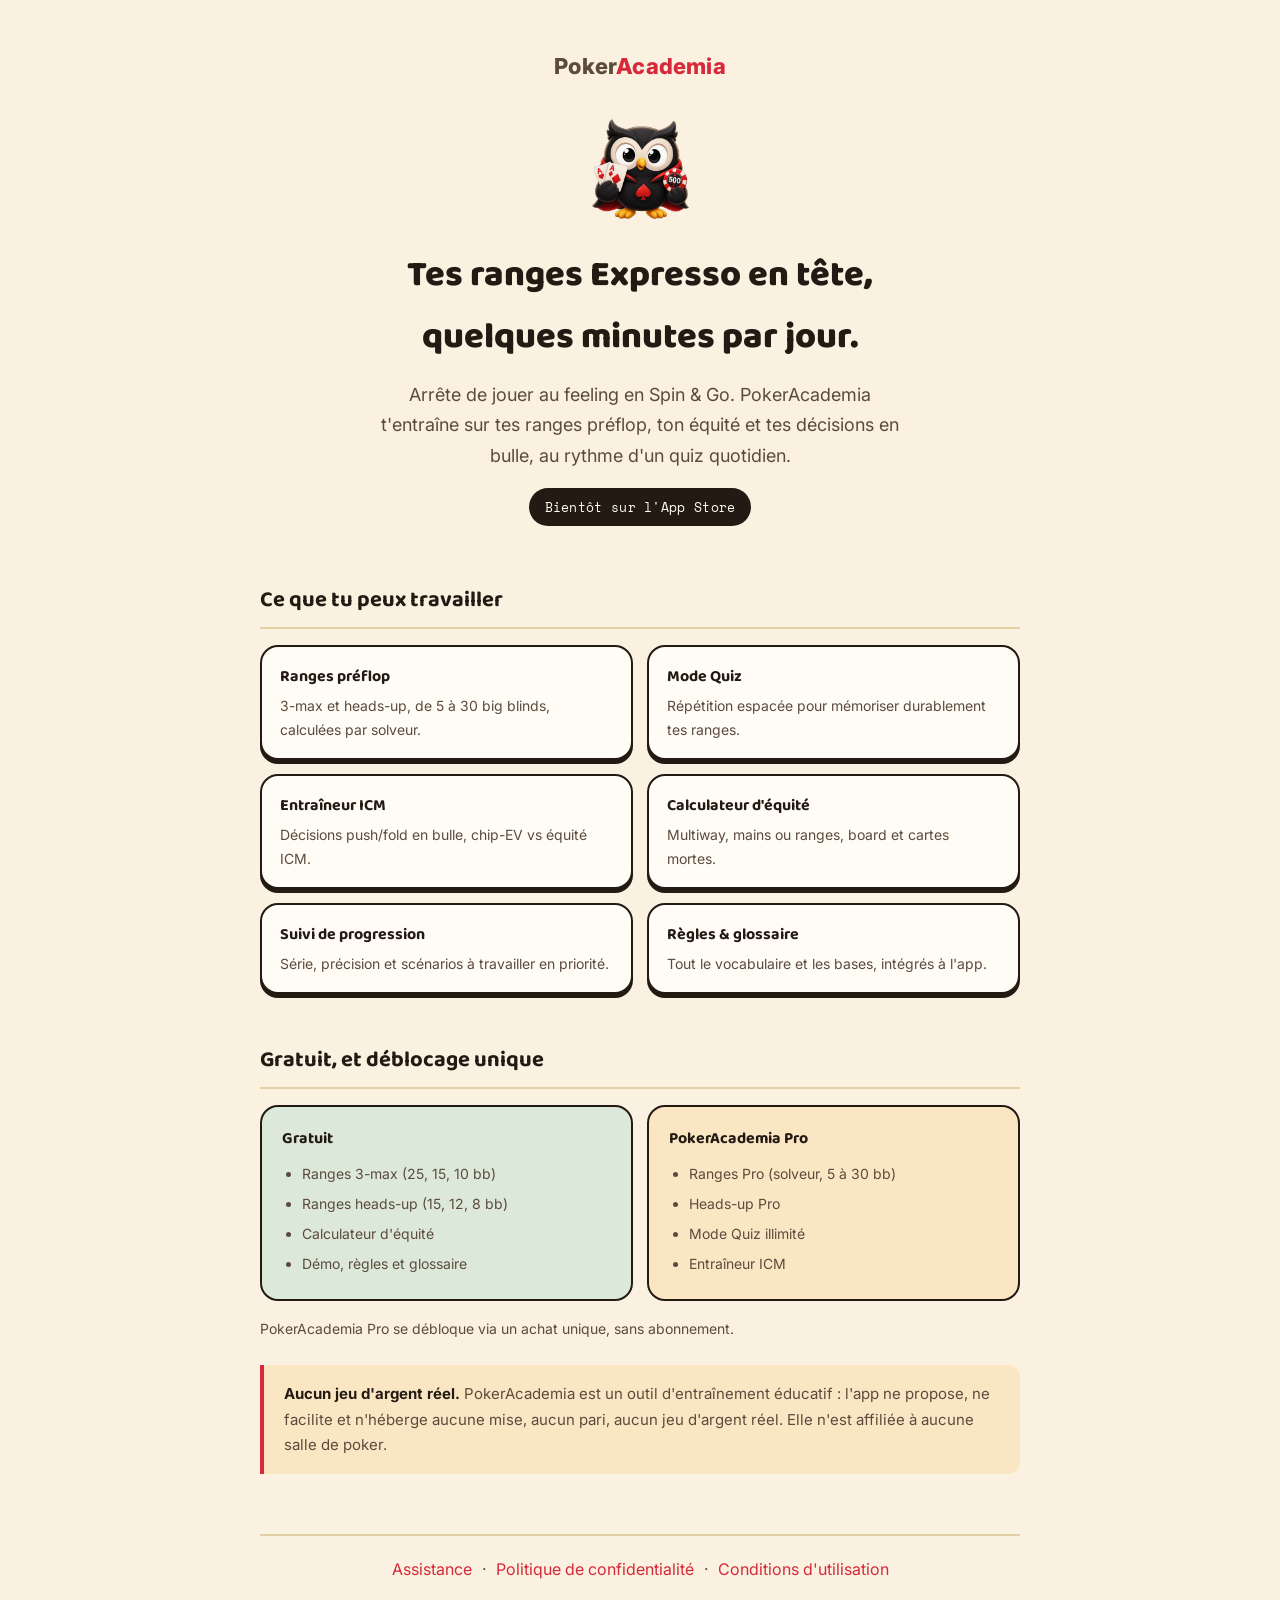
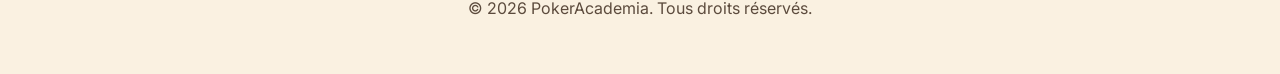
<file: index.html>
<!doctype html>
<html lang="fr">
<head>
  <meta charset="utf-8">
  <meta name="viewport" content="width=device-width, initial-scale=1">
  <title>PokerAcademia</title>
  <meta http-equiv="refresh" content="0; url=./PokerAcademia/">
  <link rel="canonical" href="https://kevinklinch.github.io/PokerAcademia/">
</head>
<body>
  <p><a href="./PokerAcademia/">PokerAcademia</a></p>
</body>
</html>
</file>
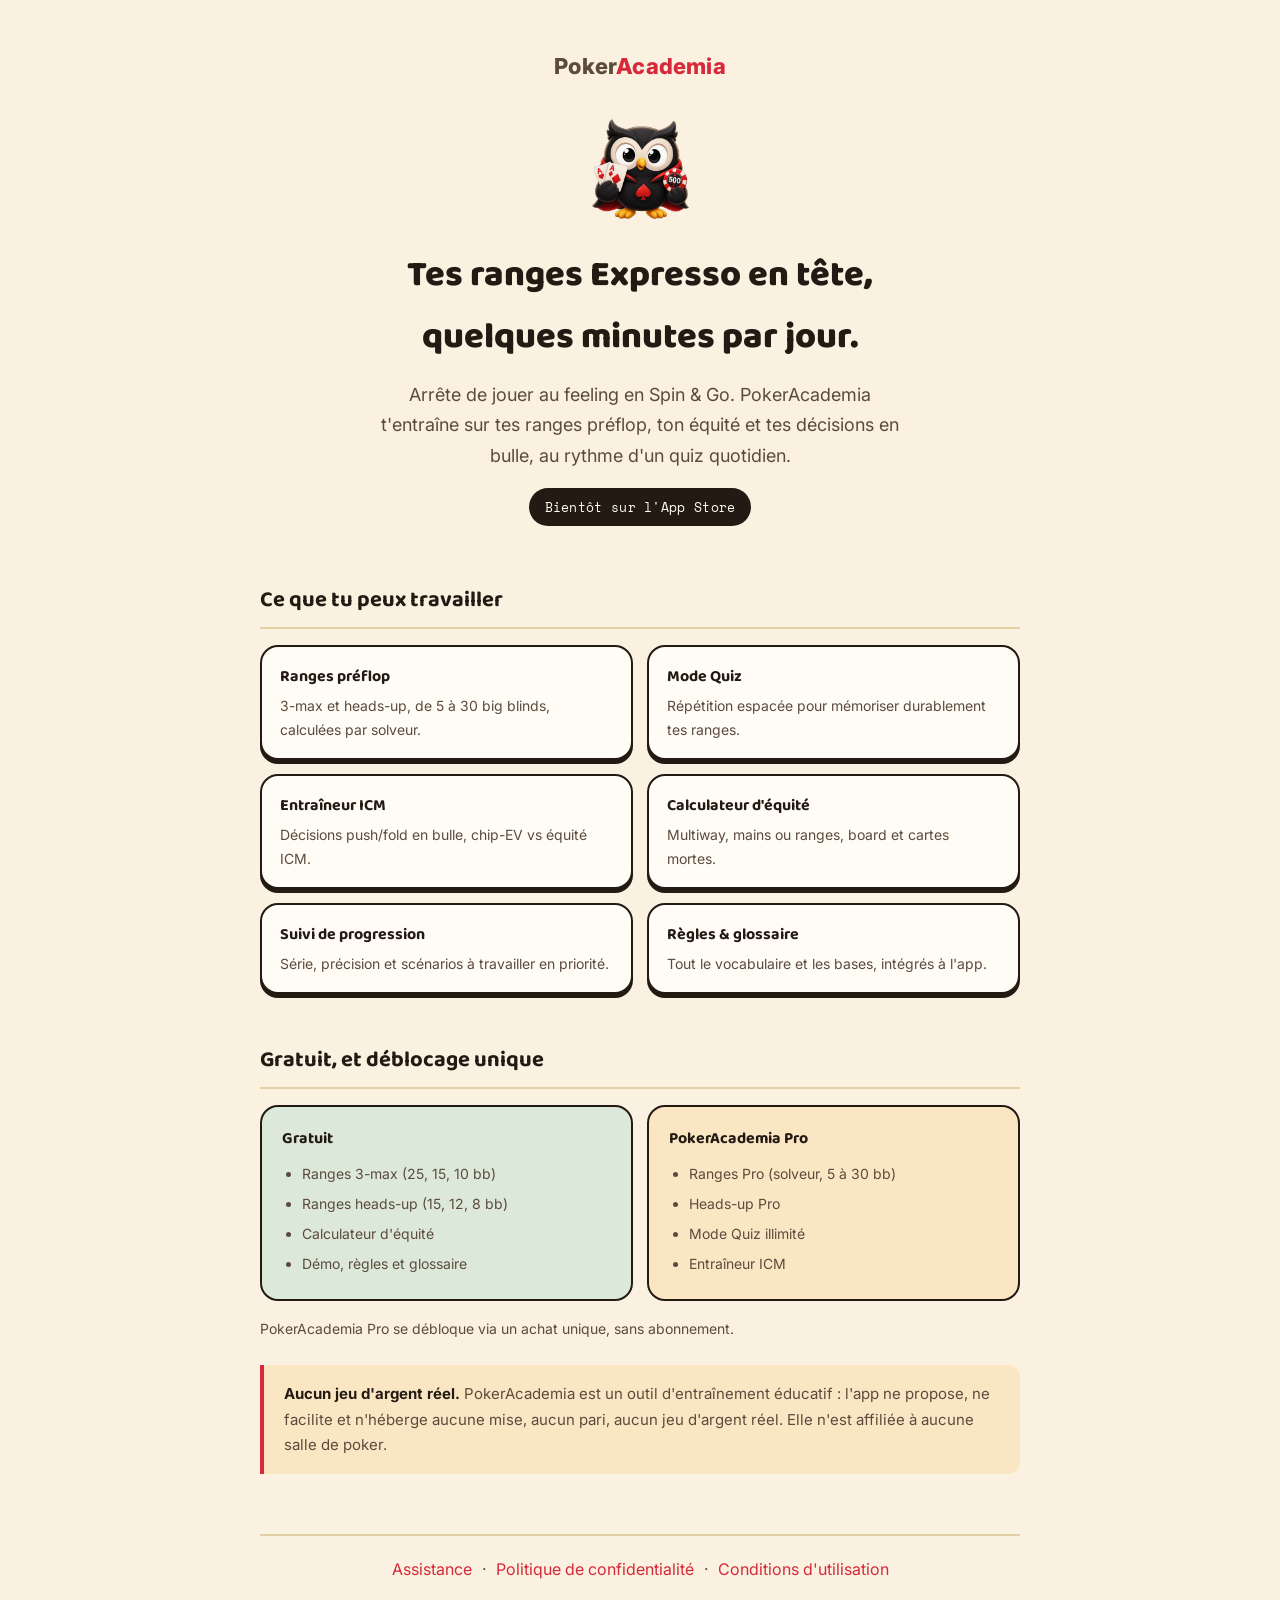
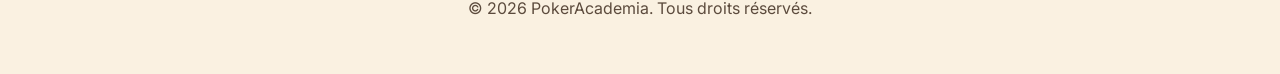
<file: PokerAcademia/index.html>
<!DOCTYPE html>
<html lang="fr">
<head>
  <meta charset="UTF-8">
  <meta name="viewport" content="width=device-width, initial-scale=1.0">
  <title>PokerAcademia — Entraîne tes ranges Expresso</title>
  <meta name="description" content="PokerAcademia est une app d'entraînement au poker Expresso (Spin &amp; Go) en français : ranges préflop, quiz en répétition espacée, entraîneur ICM, calculateur d'équité. Bientôt sur l'App Store.">
  <meta property="og:title" content="PokerAcademia — Entraîne tes ranges Expresso">
  <meta property="og:description" content="Ranges préflop, quiz en répétition espacée, entraîneur ICM, calculateur d'équité. Bientôt sur l'App Store.">
  <meta property="og:type" content="website">
  <meta property="og:locale" content="fr_FR">
  <meta property="og:image" content="./images/og-image.jpg">
  <link rel="preconnect" href="https://fonts.googleapis.com">
  <link rel="preconnect" href="https://fonts.gstatic.com" crossorigin>
  <link href="https://fonts.googleapis.com/css2?family=Baloo+2:wght@700;800&family=Inter:wght@400;500;600&family=Space+Mono:wght@700&display=swap" rel="stylesheet">
  <link rel="stylesheet" href="./assets/style.css">
</head>
<body>
  <div class="wrap">

    <header class="site-header">
      <div class="wordmark">Poker<span class="accent">Academia</span></div>
    </header>

    <section class="hero">
      <img src="./images/mascot-idle.webp" alt="Mascotte PokerAcademia, un hibou coach à cape rouge" class="hero-mascot" width="120" height="120">
      <h1>Tes ranges Expresso en tête,<br>quelques minutes par jour.</h1>
      <p class="tagline">Arrête de jouer au feeling en Spin&nbsp;&amp;&nbsp;Go. PokerAcademia t'entraîne sur tes ranges préflop, ton équité et tes décisions en bulle, au rythme d'un quiz quotidien.</p>
      <span class="badge-soon">Bientôt sur l'App Store</span>
    </section>

    <h2 class="section-title">Ce que tu peux travailler</h2>
    <div class="features">
      <div class="feature-card">
        <h3>Ranges préflop</h3>
        <p>3-max et heads-up, de 5 à 30 big blinds, calculées par solveur.</p>
      </div>
      <div class="feature-card">
        <h3>Mode Quiz</h3>
        <p>Répétition espacée pour mémoriser durablement tes ranges.</p>
      </div>
      <div class="feature-card">
        <h3>Entraîneur ICM</h3>
        <p>Décisions push/fold en bulle, chip-EV vs équité ICM.</p>
      </div>
      <div class="feature-card">
        <h3>Calculateur d'équité</h3>
        <p>Multiway, mains ou ranges, board et cartes mortes.</p>
      </div>
      <div class="feature-card">
        <h3>Suivi de progression</h3>
        <p>Série, précision et scénarios à travailler en priorité.</p>
      </div>
      <div class="feature-card">
        <h3>Règles &amp; glossaire</h3>
        <p>Tout le vocabulaire et les bases, intégrés à l'app.</p>
      </div>
    </div>

    <h2 class="section-title">Gratuit, et déblocage unique</h2>
    <div class="plans">
      <div class="plan-card free">
        <h3>Gratuit</h3>
        <ul>
          <li>Ranges 3-max (25, 15, 10&nbsp;bb)</li>
          <li>Ranges heads-up (15, 12, 8&nbsp;bb)</li>
          <li>Calculateur d'équité</li>
          <li>Démo, règles et glossaire</li>
        </ul>
      </div>
      <div class="plan-card premium">
        <h3>PokerAcademia Pro</h3>
        <ul>
          <li>Ranges Pro (solveur, 5 à 30&nbsp;bb)</li>
          <li>Heads-up Pro</li>
          <li>Mode Quiz illimité</li>
          <li>Entraîneur ICM</li>
        </ul>
      </div>
    </div>
    <p style="margin-top: 16px; font-size: 14px;">PokerAcademia Pro se débloque via un achat unique, sans abonnement.</p>

    <div class="warning">
      <strong>Aucun jeu d'argent réel.</strong> PokerAcademia est un outil d'entraînement éducatif : l'app ne propose, ne facilite et n'héberge aucune mise, aucun pari, aucun jeu d'argent réel. Elle n'est affiliée à aucune salle de poker.
    </div>

    <div class="footer">
      <p>
        <a href="./support.html">Assistance</a> ·
        <a href="./privacy-policy.html">Politique de confidentialité</a> ·
        <a href="./terms-of-use.html">Conditions d'utilisation</a>
      </p>
      <p style="margin-top: 10px;">© 2026 PokerAcademia. Tous droits réservés.</p>
    </div>

  </div>
</body>
</html>
</file>
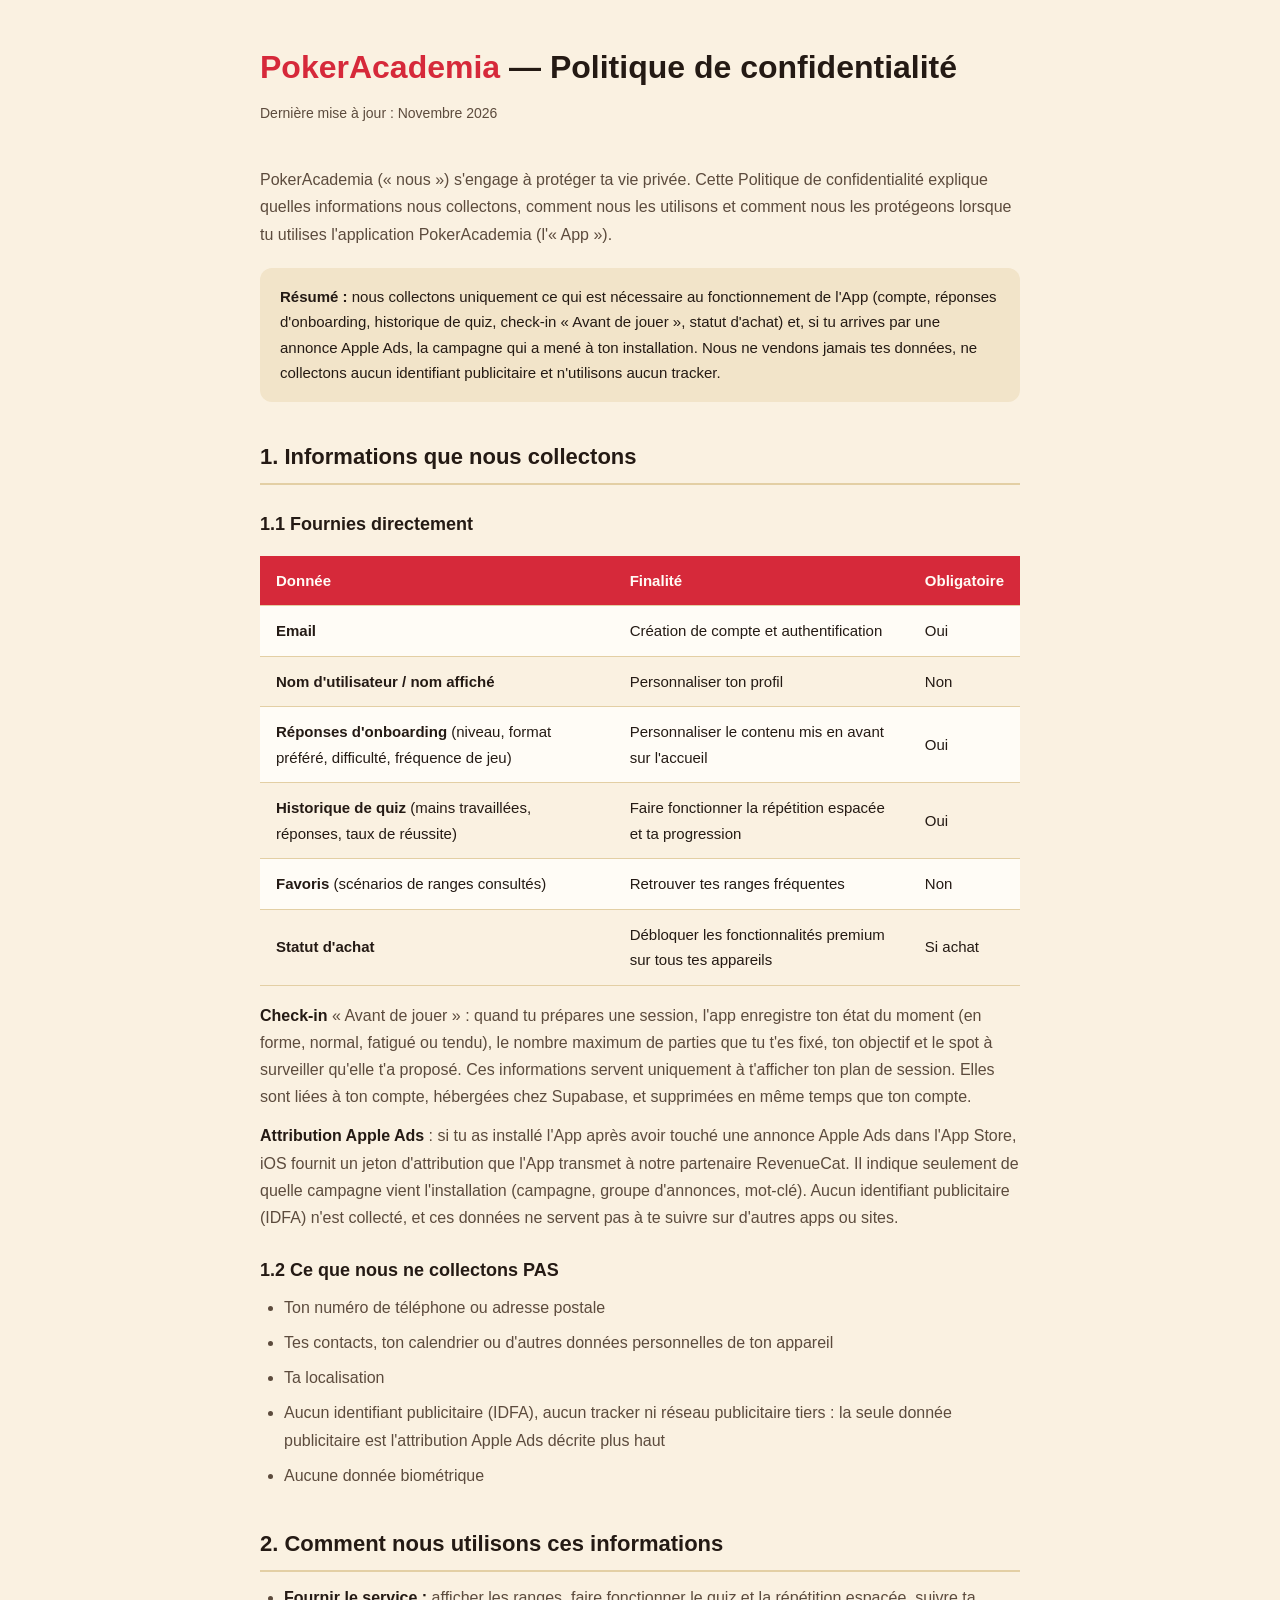
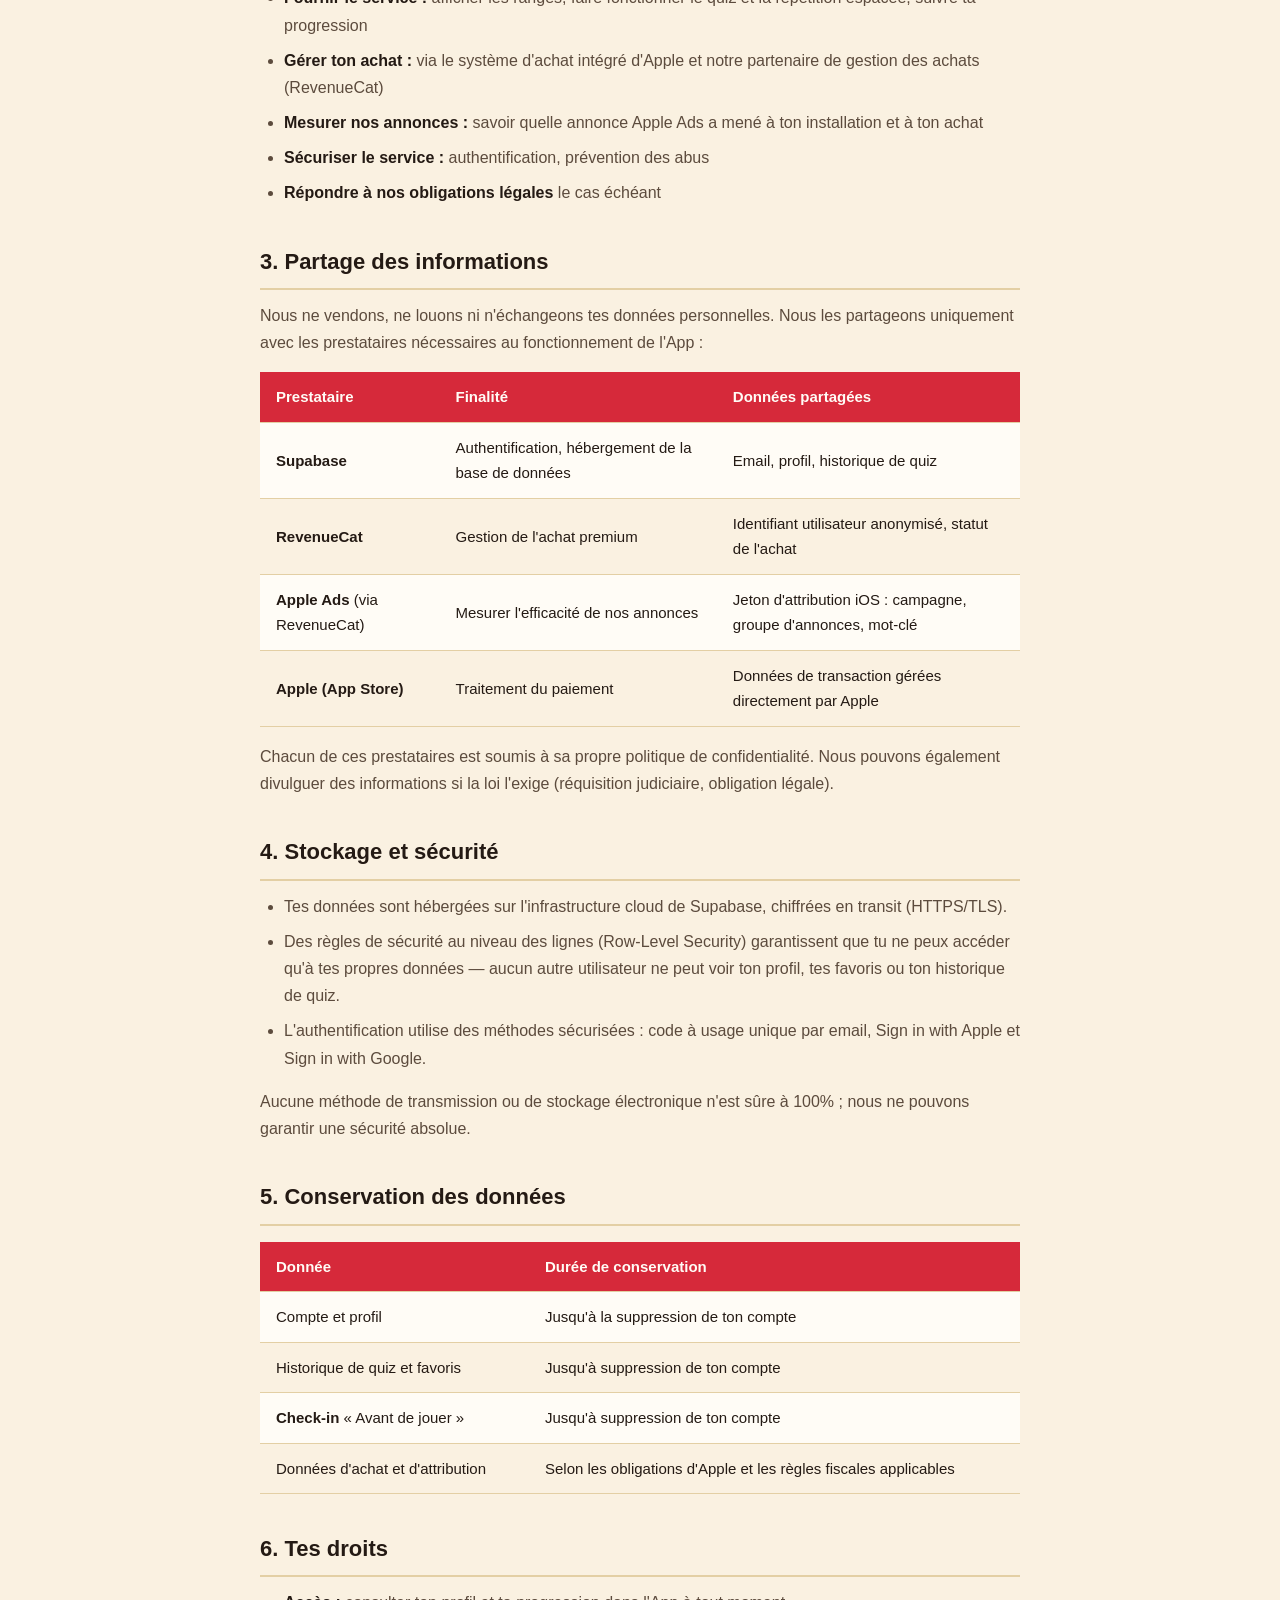
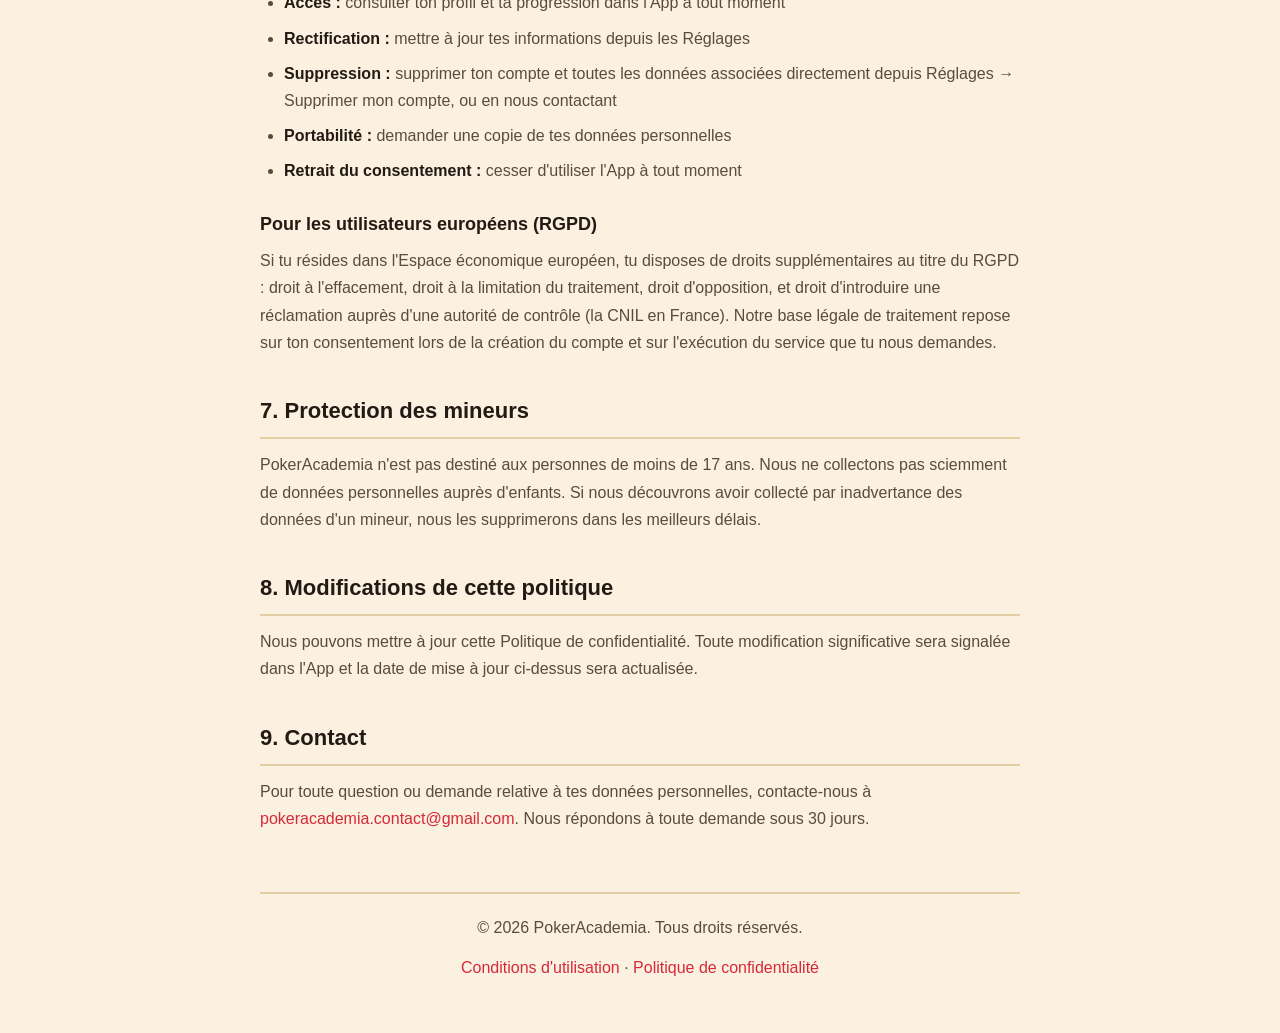
<file: PokerAcademia/privacy-policy.html>
<!DOCTYPE html>
<html lang="fr">
<head>
  <meta charset="UTF-8">
  <meta name="viewport" content="width=device-width, initial-scale=1.0">
  <title>PokerAcademia — Politique de confidentialité</title>
  <style>
    * { margin: 0; padding: 0; box-sizing: border-box; }
    body {
      font-family: -apple-system, 'SF Pro Text', 'Helvetica Neue', Arial, sans-serif;
      line-height: 1.7;
      color: #241A14;
      background: #FAF1E1;
      padding: 40px 20px;
      max-width: 800px;
      margin: 0 auto;
    }
    h1 {
      font-size: 32px;
      font-weight: 800;
      color: #241A14;
      margin-bottom: 8px;
    }
    .app-name { color: #D6293A; }
    .last-updated {
      font-size: 14px;
      color: #5C4B3D;
      margin-bottom: 40px;
    }
    h2 {
      font-size: 22px;
      font-weight: 700;
      color: #241A14;
      margin-top: 36px;
      margin-bottom: 12px;
      padding-bottom: 8px;
      border-bottom: 2px solid #E3CFA4;
    }
    h3 {
      font-size: 18px;
      font-weight: 600;
      color: #241A14;
      margin-top: 24px;
      margin-bottom: 8px;
    }
    p, li {
      font-size: 16px;
      margin-bottom: 12px;
      color: #5C4B3D;
    }
    ul, ol {
      padding-left: 24px;
      margin-bottom: 16px;
    }
    li { margin-bottom: 8px; }
    a { color: #D6293A; text-decoration: none; }
    a:hover { text-decoration: underline; }
    strong { color: #241A14; }
    .highlight {
      background: #F2E4C9;
      padding: 16px 20px;
      border-radius: 12px;
      margin: 20px 0;
      font-size: 15px;
    }
    table {
      width: 100%;
      border-collapse: collapse;
      margin: 16px 0;
      font-size: 15px;
    }
    th, td {
      text-align: left;
      padding: 12px 16px;
      border-bottom: 1px solid #E3CFA4;
    }
    th {
      background: #D6293A;
      color: #FFFCF6;
      font-weight: 600;
    }
    tr:nth-child(even) { background: #FFFCF6; }
    tr:nth-child(odd) { background: #FAF1E1; }
    .footer {
      margin-top: 60px;
      padding-top: 20px;
      border-top: 2px solid #E3CFA4;
      font-size: 14px;
      color: #5C4B3D;
      text-align: center;
    }
  </style>
</head>
<body>

  <h1><span class="app-name">PokerAcademia</span> — Politique de confidentialité</h1>
  <p class="last-updated">Dernière mise à jour : Novembre 2026</p>

  <p>PokerAcademia (« nous ») s'engage à protéger ta vie privée. Cette Politique de confidentialité explique quelles informations nous collectons, comment nous les utilisons et comment nous les protégeons lorsque tu utilises l'application PokerAcademia (l'« App »).</p>

  <div class="highlight">
    <strong>Résumé :</strong> nous collectons uniquement ce qui est nécessaire au fonctionnement de l'App (compte, réponses d'onboarding, historique de quiz, check-in « Avant de jouer », statut d'achat) et, si tu arrives par une annonce Apple Ads, la campagne qui a mené à ton installation. Nous ne vendons jamais tes données, ne collectons aucun identifiant publicitaire et n'utilisons aucun tracker.
  </div>

  <h2>1. Informations que nous collectons</h2>

  <h3>1.1 Fournies directement</h3>
  <table>
    <tr><th>Donnée</th><th>Finalité</th><th>Obligatoire</th></tr>
    <tr><td><strong>Email</strong></td><td>Création de compte et authentification</td><td>Oui</td></tr>
    <tr><td><strong>Nom d'utilisateur / nom affiché</strong></td><td>Personnaliser ton profil</td><td>Non</td></tr>
    <tr><td><strong>Réponses d'onboarding</strong> (niveau, format préféré, difficulté, fréquence de jeu)</td><td>Personnaliser le contenu mis en avant sur l'accueil</td><td>Oui</td></tr>
    <tr><td><strong>Historique de quiz</strong> (mains travaillées, réponses, taux de réussite)</td><td>Faire fonctionner la répétition espacée et ta progression</td><td>Oui</td></tr>
    <tr><td><strong>Favoris</strong> (scénarios de ranges consultés)</td><td>Retrouver tes ranges fréquentes</td><td>Non</td></tr>
    <tr><td><strong>Statut d'achat</strong></td><td>Débloquer les fonctionnalités premium sur tous tes appareils</td><td>Si achat</td></tr>
  </table>

  <p><strong>Check-in</strong> « Avant de jouer » : quand tu prépares une session, l'app enregistre ton état du moment (en forme, normal, fatigué ou tendu), le nombre maximum de parties que tu t'es fixé, ton objectif et le spot à surveiller qu'elle t'a proposé. Ces informations servent uniquement à t'afficher ton plan de session. Elles sont liées à ton compte, hébergées chez Supabase, et supprimées en même temps que ton compte.</p>

  <p><strong>Attribution Apple Ads</strong> : si tu as installé l'App après avoir touché une annonce Apple Ads dans l'App Store, iOS fournit un jeton d'attribution que l'App transmet à notre partenaire RevenueCat. Il indique seulement de quelle campagne vient l'installation (campagne, groupe d'annonces, mot-clé). Aucun identifiant publicitaire (IDFA) n'est collecté, et ces données ne servent pas à te suivre sur d'autres apps ou sites.</p>

  <h3>1.2 Ce que nous ne collectons PAS</h3>
  <ul>
    <li>Ton numéro de téléphone ou adresse postale</li>
    <li>Tes contacts, ton calendrier ou d'autres données personnelles de ton appareil</li>
    <li>Ta localisation</li>
    <li>Aucun identifiant publicitaire (IDFA), aucun tracker ni réseau publicitaire tiers : la seule donnée publicitaire est l'attribution Apple Ads décrite plus haut</li>
    <li>Aucune donnée biométrique</li>
  </ul>

  <h2>2. Comment nous utilisons ces informations</h2>
  <ul>
    <li><strong>Fournir le service :</strong> afficher les ranges, faire fonctionner le quiz et la répétition espacée, suivre ta progression</li>
    <li><strong>Gérer ton achat :</strong> via le système d'achat intégré d'Apple et notre partenaire de gestion des achats (RevenueCat)</li>
    <li><strong>Mesurer nos annonces :</strong> savoir quelle annonce Apple Ads a mené à ton installation et à ton achat</li>
    <li><strong>Sécuriser le service :</strong> authentification, prévention des abus</li>
    <li><strong>Répondre à nos obligations légales</strong> le cas échéant</li>
  </ul>

  <h2>3. Partage des informations</h2>
  <p>Nous ne vendons, ne louons ni n'échangeons tes données personnelles. Nous les partageons uniquement avec les prestataires nécessaires au fonctionnement de l'App :</p>
  <table>
    <tr><th>Prestataire</th><th>Finalité</th><th>Données partagées</th></tr>
    <tr><td><strong>Supabase</strong></td><td>Authentification, hébergement de la base de données</td><td>Email, profil, historique de quiz</td></tr>
    <tr><td><strong>RevenueCat</strong></td><td>Gestion de l'achat premium</td><td>Identifiant utilisateur anonymisé, statut de l'achat</td></tr>
    <tr><td><strong>Apple Ads</strong> (via RevenueCat)</td><td>Mesurer l'efficacité de nos annonces</td><td>Jeton d'attribution iOS : campagne, groupe d'annonces, mot-clé</td></tr>
    <tr><td><strong>Apple (App Store)</strong></td><td>Traitement du paiement</td><td>Données de transaction gérées directement par Apple</td></tr>
  </table>
  <p>Chacun de ces prestataires est soumis à sa propre politique de confidentialité. Nous pouvons également divulguer des informations si la loi l'exige (réquisition judiciaire, obligation légale).</p>

  <h2>4. Stockage et sécurité</h2>
  <ul>
    <li>Tes données sont hébergées sur l'infrastructure cloud de Supabase, chiffrées en transit (HTTPS/TLS).</li>
    <li>Des règles de sécurité au niveau des lignes (Row-Level Security) garantissent que tu ne peux accéder qu'à tes propres données — aucun autre utilisateur ne peut voir ton profil, tes favoris ou ton historique de quiz.</li>
    <li>L'authentification utilise des méthodes sécurisées : code à usage unique par email, Sign in with Apple et Sign in with Google.</li>
  </ul>
  <p>Aucune méthode de transmission ou de stockage électronique n'est sûre à 100% ; nous ne pouvons garantir une sécurité absolue.</p>

  <h2>5. Conservation des données</h2>
  <table>
    <tr><th>Donnée</th><th>Durée de conservation</th></tr>
    <tr><td>Compte et profil</td><td>Jusqu'à la suppression de ton compte</td></tr>
    <tr><td>Historique de quiz et favoris</td><td>Jusqu'à suppression de ton compte</td></tr>
    <tr><td><strong>Check-in</strong> « Avant de jouer »</td><td>Jusqu'à suppression de ton compte</td></tr>
    <tr><td>Données d'achat et d'attribution</td><td>Selon les obligations d'Apple et les règles fiscales applicables</td></tr>
  </table>

  <h2>6. Tes droits</h2>
  <ul>
    <li><strong>Accès :</strong> consulter ton profil et ta progression dans l'App à tout moment</li>
    <li><strong>Rectification :</strong> mettre à jour tes informations depuis les Réglages</li>
    <li><strong>Suppression :</strong> supprimer ton compte et toutes les données associées directement depuis Réglages → Supprimer mon compte, ou en nous contactant</li>
    <li><strong>Portabilité :</strong> demander une copie de tes données personnelles</li>
    <li><strong>Retrait du consentement :</strong> cesser d'utiliser l'App à tout moment</li>
  </ul>

  <h3>Pour les utilisateurs européens (RGPD)</h3>
  <p>Si tu résides dans l'Espace économique européen, tu disposes de droits supplémentaires au titre du RGPD : droit à l'effacement, droit à la limitation du traitement, droit d'opposition, et droit d'introduire une réclamation auprès d'une autorité de contrôle (la CNIL en France). Notre base légale de traitement repose sur ton consentement lors de la création du compte et sur l'exécution du service que tu nous demandes.</p>

  <h2>7. Protection des mineurs</h2>
  <p>PokerAcademia n'est pas destiné aux personnes de moins de 17 ans. Nous ne collectons pas sciemment de données personnelles auprès d'enfants. Si nous découvrons avoir collecté par inadvertance des données d'un mineur, nous les supprimerons dans les meilleurs délais.</p>

  <h2>8. Modifications de cette politique</h2>
  <p>Nous pouvons mettre à jour cette Politique de confidentialité. Toute modification significative sera signalée dans l'App et la date de mise à jour ci-dessus sera actualisée.</p>

  <h2>9. Contact</h2>
  <p>Pour toute question ou demande relative à tes données personnelles, contacte-nous à <a href="mailto:pokeracademia.contact@gmail.com">pokeracademia.contact@gmail.com</a>. Nous répondons à toute demande sous 30 jours.</p>

  <div class="footer">
    <p>© 2026 PokerAcademia. Tous droits réservés.</p>
    <p><a href="./terms-of-use.html">Conditions d'utilisation</a> · <a href="./privacy-policy.html">Politique de confidentialité</a></p>
  </div>

</body>
</html>
</file>
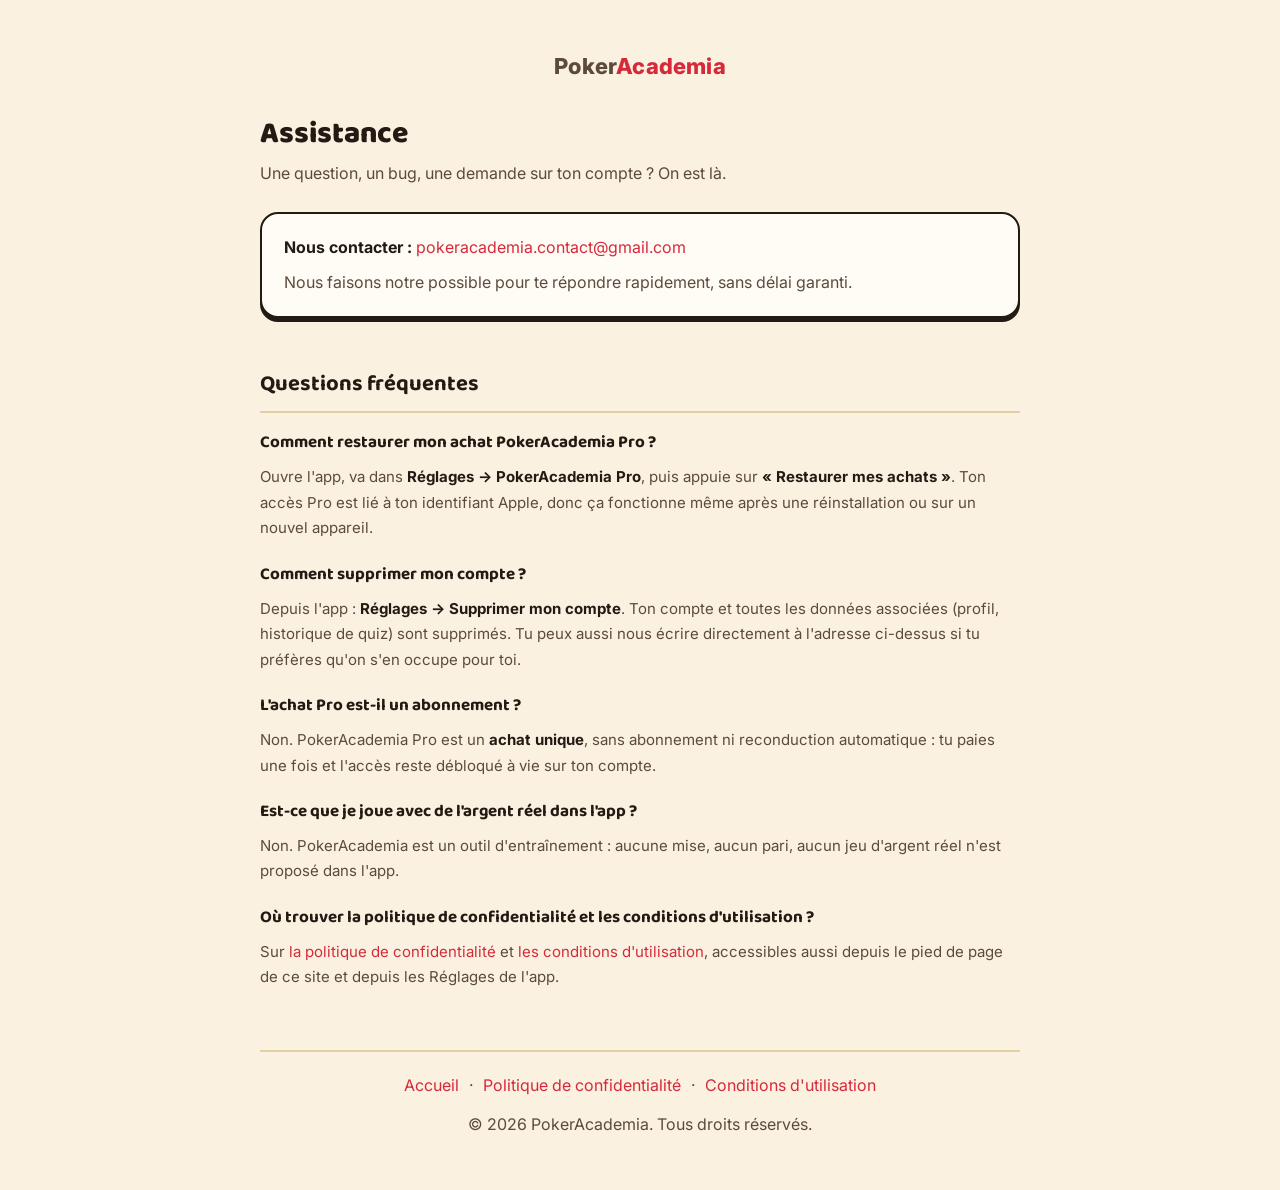
<file: PokerAcademia/support.html>
<!DOCTYPE html>
<html lang="fr">
<head>
  <meta charset="UTF-8">
  <meta name="viewport" content="width=device-width, initial-scale=1.0">
  <title>PokerAcademia — Assistance</title>
  <meta name="description" content="Besoin d'aide avec PokerAcademia ? Contact, restauration d'achat, suppression de compte et réponses aux questions fréquentes.">
  <meta property="og:title" content="PokerAcademia — Assistance">
  <meta property="og:description" content="Contact, restauration d'achat, suppression de compte et réponses aux questions fréquentes.">
  <meta property="og:type" content="website">
  <meta property="og:locale" content="fr_FR">
  <meta property="og:image" content="./images/og-image.jpg">
  <link rel="preconnect" href="https://fonts.googleapis.com">
  <link rel="preconnect" href="https://fonts.gstatic.com" crossorigin>
  <link href="https://fonts.googleapis.com/css2?family=Baloo+2:wght@700;800&family=Inter:wght@400;500;600&family=Space+Mono:wght@700&display=swap" rel="stylesheet">
  <link rel="stylesheet" href="./assets/style.css">
</head>
<body>
  <div class="wrap">

    <header class="site-header">
      <div class="wordmark"><a href="./index.html" style="color: inherit;">Poker<span class="accent">Academia</span></a></div>
    </header>

    <h1 style="margin-top: 24px; font-size: 30px; font-weight: 800;">Assistance</h1>
    <p class="last-updated" style="color: var(--ink-soft); margin-bottom: 24px;">Une question, un bug, une demande sur ton compte ? On est là.</p>

    <div class="contact-card">
      <p><strong>Nous contacter :</strong> <a href="mailto:pokeracademia.contact@gmail.com">pokeracademia.contact@gmail.com</a></p>
      <p>Nous faisons notre possible pour te répondre rapidement, sans délai garanti.</p>
    </div>

    <h2 class="section-title">Questions fréquentes</h2>

    <div class="faq-item">
      <h3>Comment restaurer mon achat PokerAcademia Pro ?</h3>
      <p>Ouvre l'app, va dans <strong>Réglages → PokerAcademia Pro</strong>, puis appuie sur <strong>« Restaurer mes achats »</strong>. Ton accès Pro est lié à ton identifiant Apple, donc ça fonctionne même après une réinstallation ou sur un nouvel appareil.</p>
    </div>

    <div class="faq-item">
      <h3>Comment supprimer mon compte ?</h3>
      <p>Depuis l'app : <strong>Réglages → Supprimer mon compte</strong>. Ton compte et toutes les données associées (profil, historique de quiz) sont supprimés. Tu peux aussi nous écrire directement à l'adresse ci-dessus si tu préfères qu'on s'en occupe pour toi.</p>
    </div>

    <div class="faq-item">
      <h3>L'achat Pro est-il un abonnement ?</h3>
      <p>Non. PokerAcademia Pro est un <strong>achat unique</strong>, sans abonnement ni reconduction automatique : tu paies une fois et l'accès reste débloqué à vie sur ton compte.</p>
    </div>

    <div class="faq-item">
      <h3>Est-ce que je joue avec de l'argent réel dans l'app ?</h3>
      <p>Non. PokerAcademia est un outil d'entraînement : aucune mise, aucun pari, aucun jeu d'argent réel n'est proposé dans l'app.</p>
    </div>

    <div class="faq-item">
      <h3>Où trouver la politique de confidentialité et les conditions d'utilisation ?</h3>
      <p>Sur <a href="./privacy-policy.html">la politique de confidentialité</a> et <a href="./terms-of-use.html">les conditions d'utilisation</a>, accessibles aussi depuis le pied de page de ce site et depuis les Réglages de l'app.</p>
    </div>

    <div class="footer">
      <p>
        <a href="./index.html">Accueil</a> ·
        <a href="./privacy-policy.html">Politique de confidentialité</a> ·
        <a href="./terms-of-use.html">Conditions d'utilisation</a>
      </p>
      <p style="margin-top: 10px;">© 2026 PokerAcademia. Tous droits réservés.</p>
    </div>

  </div>
</body>
</html>
</file>
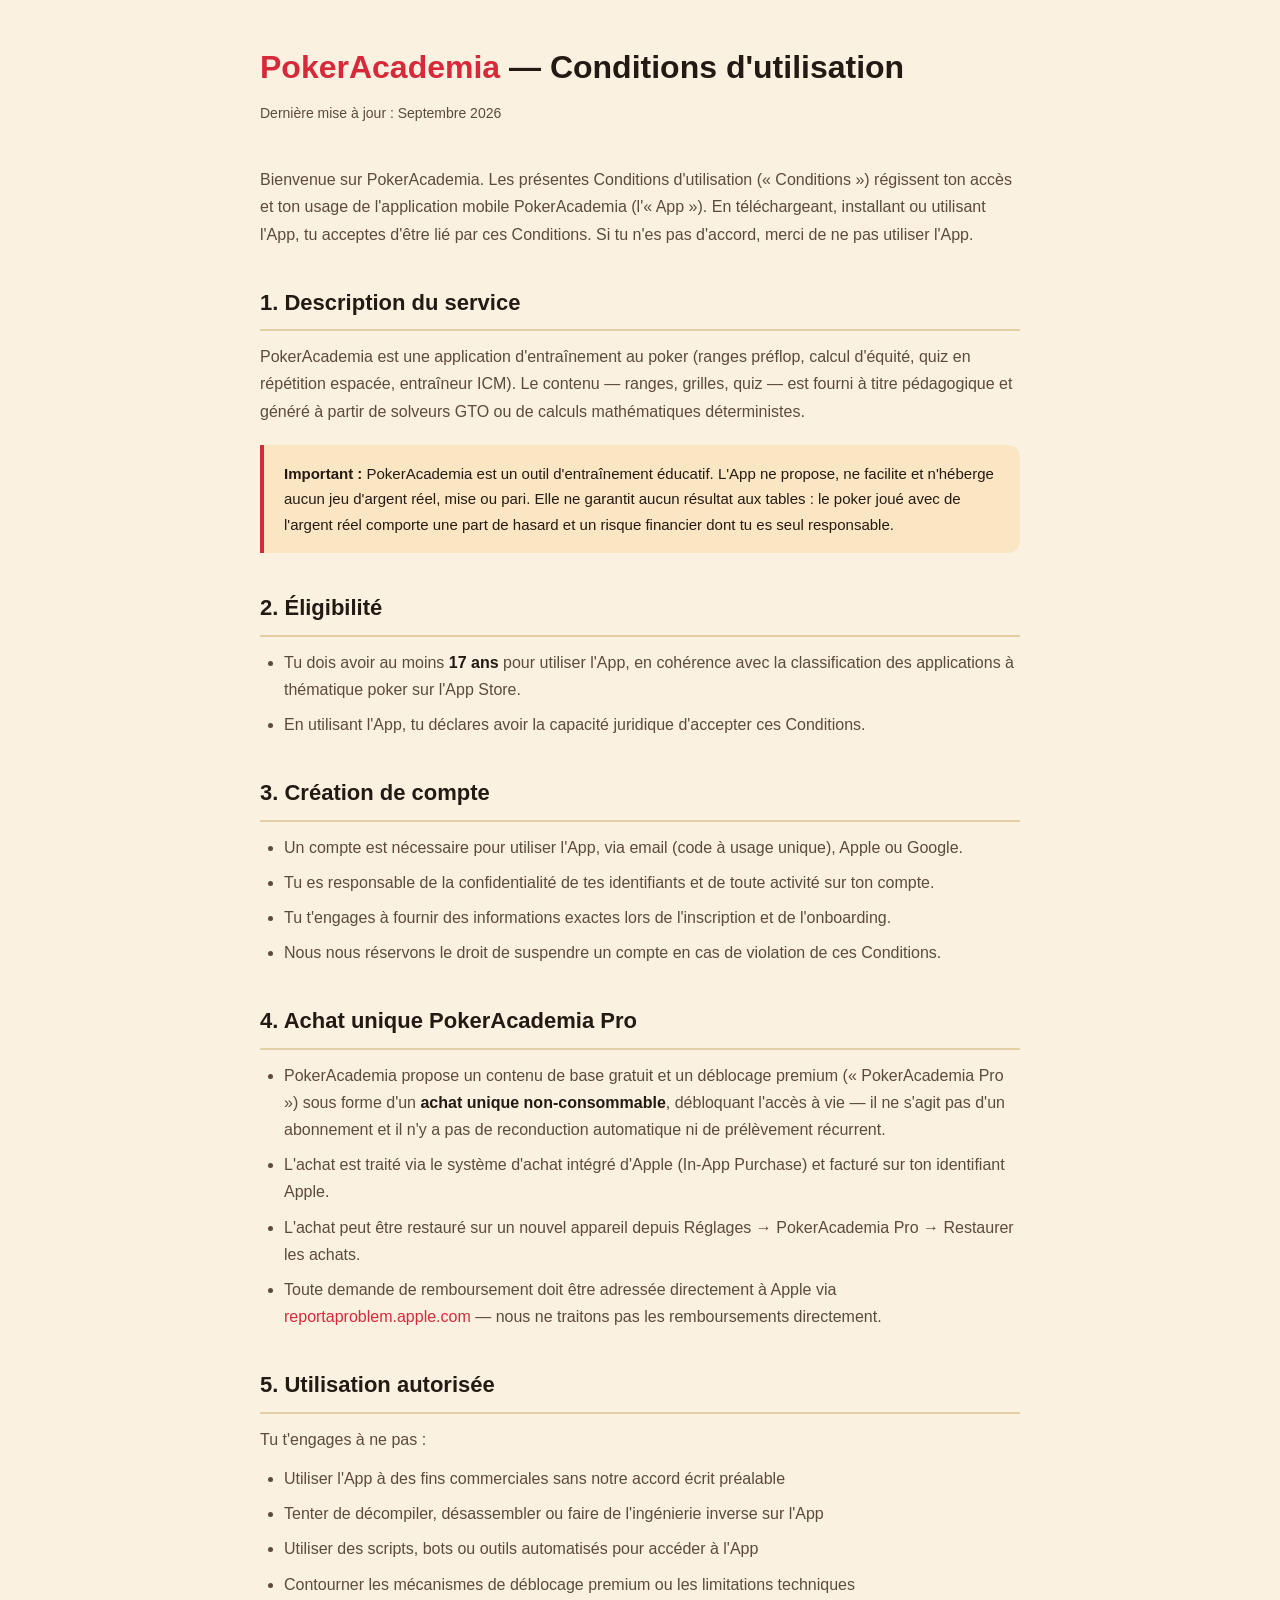
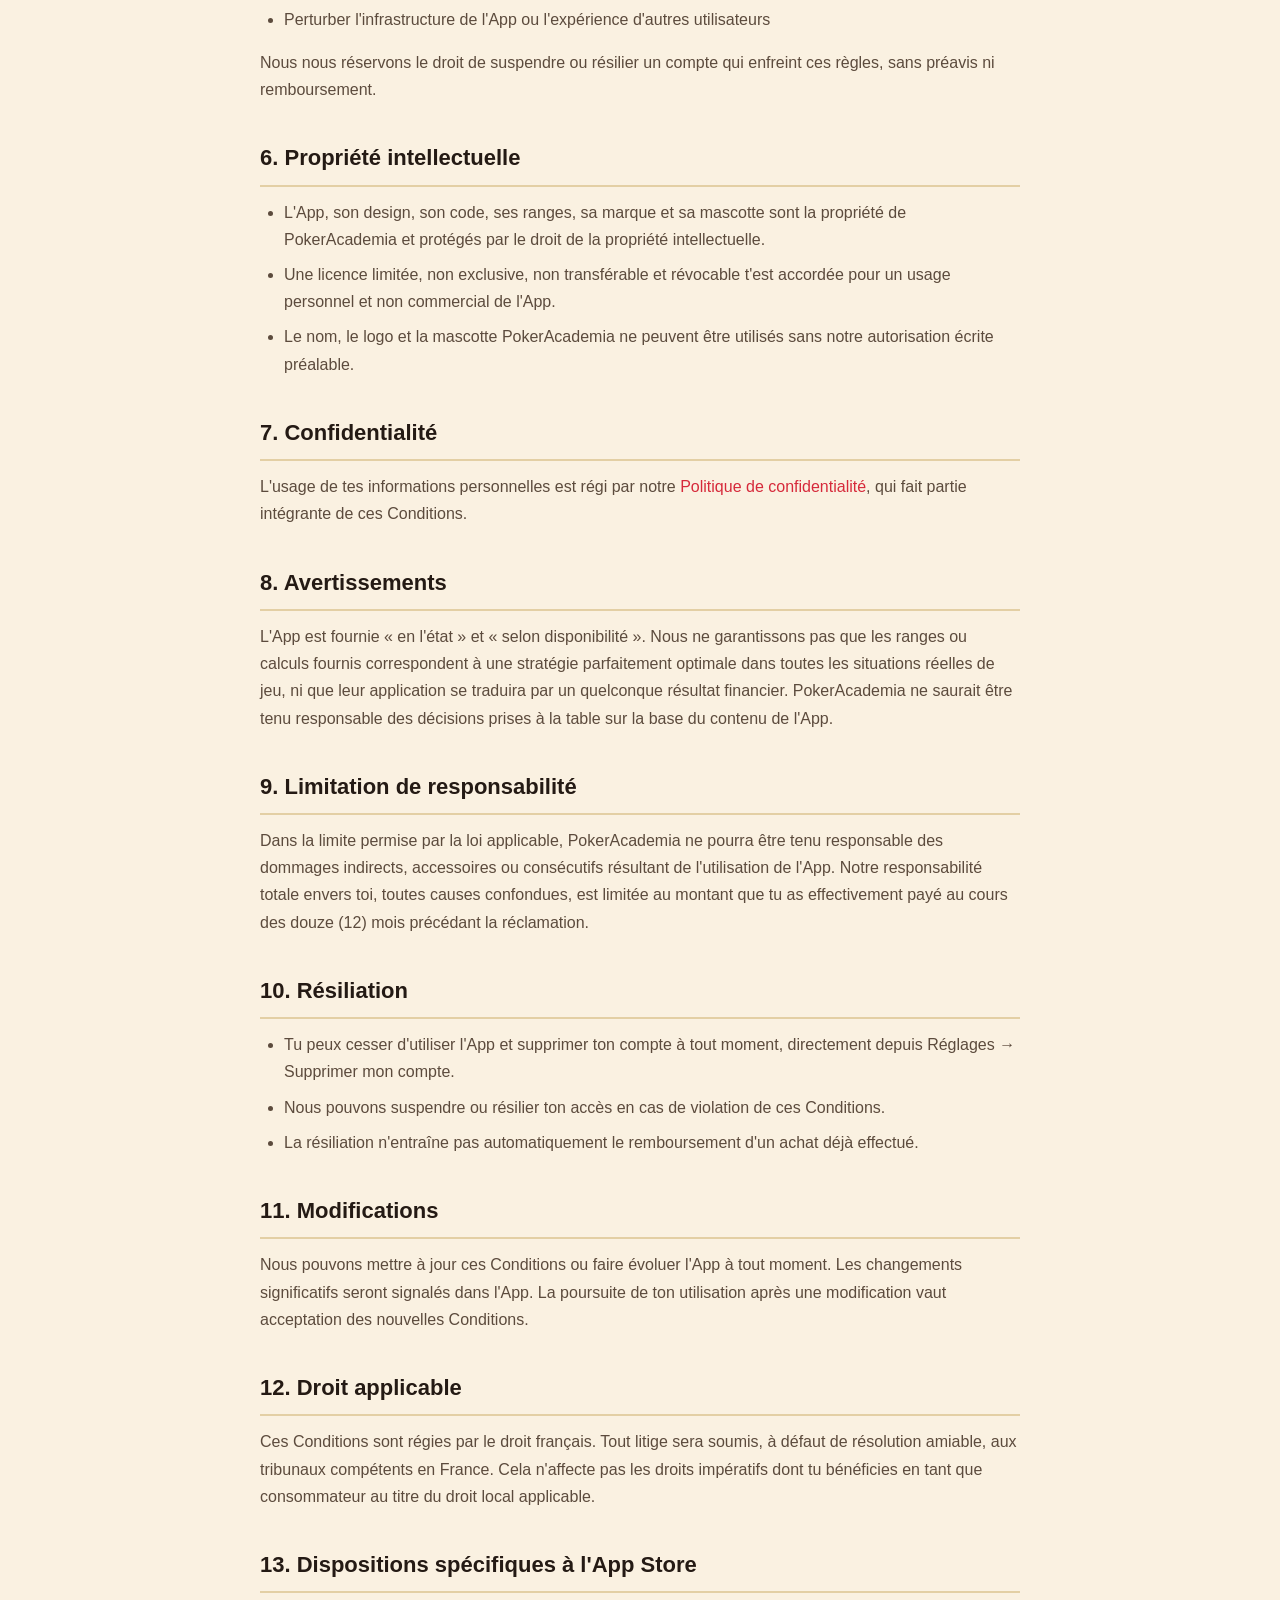
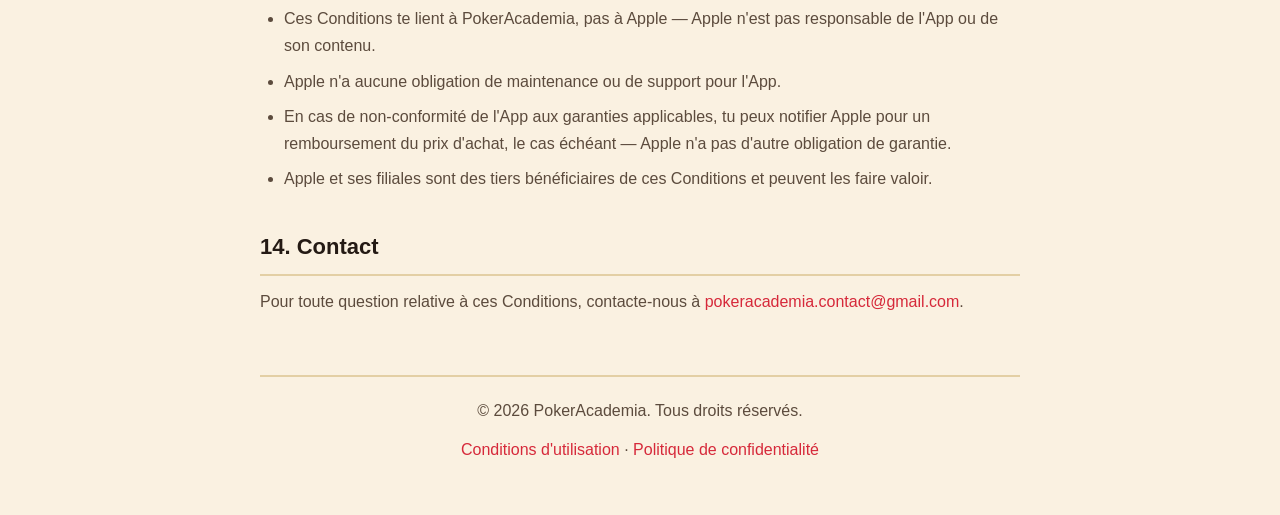
<file: PokerAcademia/terms-of-use.html>
<!DOCTYPE html>
<html lang="fr">
<head>
  <meta charset="UTF-8">
  <meta name="viewport" content="width=device-width, initial-scale=1.0">
  <title>PokerAcademia — Conditions d'utilisation</title>
  <style>
    * { margin: 0; padding: 0; box-sizing: border-box; }
    body {
      font-family: -apple-system, 'SF Pro Text', 'Helvetica Neue', Arial, sans-serif;
      line-height: 1.7;
      color: #241A14;
      background: #FAF1E1;
      padding: 40px 20px;
      max-width: 800px;
      margin: 0 auto;
    }
    h1 {
      font-size: 32px;
      font-weight: 800;
      color: #241A14;
      margin-bottom: 8px;
    }
    .app-name { color: #D6293A; }
    .last-updated {
      font-size: 14px;
      color: #5C4B3D;
      margin-bottom: 40px;
    }
    h2 {
      font-size: 22px;
      font-weight: 700;
      color: #241A14;
      margin-top: 36px;
      margin-bottom: 12px;
      padding-bottom: 8px;
      border-bottom: 2px solid #E3CFA4;
    }
    h3 {
      font-size: 18px;
      font-weight: 600;
      color: #241A14;
      margin-top: 24px;
      margin-bottom: 8px;
    }
    p, li {
      font-size: 16px;
      margin-bottom: 12px;
      color: #5C4B3D;
    }
    ul, ol {
      padding-left: 24px;
      margin-bottom: 16px;
    }
    li { margin-bottom: 8px; }
    a { color: #D6293A; text-decoration: none; }
    a:hover { text-decoration: underline; }
    strong { color: #241A14; }
    .highlight {
      background: #F2E4C9;
      padding: 16px 20px;
      border-radius: 12px;
      margin: 20px 0;
      font-size: 15px;
    }
    .warning {
      background: #FBE6C4;
      border-left: 4px solid #D6293A;
      padding: 16px 20px;
      border-radius: 0 12px 12px 0;
      margin: 20px 0;
      font-size: 15px;
    }
    .footer {
      margin-top: 60px;
      padding-top: 20px;
      border-top: 2px solid #E3CFA4;
      font-size: 14px;
      color: #5C4B3D;
      text-align: center;
    }
  </style>
</head>
<body>

  <h1><span class="app-name">PokerAcademia</span> — Conditions d'utilisation</h1>
  <p class="last-updated">Dernière mise à jour : Septembre 2026</p>

  <p>Bienvenue sur PokerAcademia. Les présentes Conditions d'utilisation (« Conditions ») régissent ton accès et ton usage de l'application mobile PokerAcademia (l'« App »). En téléchargeant, installant ou utilisant l'App, tu acceptes d'être lié par ces Conditions. Si tu n'es pas d'accord, merci de ne pas utiliser l'App.</p>

  <h2>1. Description du service</h2>
  <p>PokerAcademia est une application d'entraînement au poker (ranges préflop, calcul d'équité, quiz en répétition espacée, entraîneur ICM). Le contenu — ranges, grilles, quiz — est fourni à titre pédagogique et généré à partir de solveurs GTO ou de calculs mathématiques déterministes.</p>
  <div class="warning">
    <strong>Important :</strong> PokerAcademia est un outil d'entraînement éducatif. L'App ne propose, ne facilite et n'héberge aucun jeu d'argent réel, mise ou pari. Elle ne garantit aucun résultat aux tables : le poker joué avec de l'argent réel comporte une part de hasard et un risque financier dont tu es seul responsable.
  </div>

  <h2>2. Éligibilité</h2>
  <ul>
    <li>Tu dois avoir au moins <strong>17 ans</strong> pour utiliser l'App, en cohérence avec la classification des applications à thématique poker sur l'App Store.</li>
    <li>En utilisant l'App, tu déclares avoir la capacité juridique d'accepter ces Conditions.</li>
  </ul>

  <h2>3. Création de compte</h2>
  <ul>
    <li>Un compte est nécessaire pour utiliser l'App, via email (code à usage unique), Apple ou Google.</li>
    <li>Tu es responsable de la confidentialité de tes identifiants et de toute activité sur ton compte.</li>
    <li>Tu t'engages à fournir des informations exactes lors de l'inscription et de l'onboarding.</li>
    <li>Nous nous réservons le droit de suspendre un compte en cas de violation de ces Conditions.</li>
  </ul>

  <h2>4. Achat unique PokerAcademia Pro</h2>
  <ul>
    <li>PokerAcademia propose un contenu de base gratuit et un déblocage premium (« PokerAcademia Pro ») sous forme d'un <strong>achat unique non-consommable</strong>, débloquant l'accès à vie — il ne s'agit pas d'un abonnement et il n'y a pas de reconduction automatique ni de prélèvement récurrent.</li>
    <li>L'achat est traité via le système d'achat intégré d'Apple (In-App Purchase) et facturé sur ton identifiant Apple.</li>
    <li>L'achat peut être restauré sur un nouvel appareil depuis Réglages → PokerAcademia Pro → Restaurer les achats.</li>
    <li>Toute demande de remboursement doit être adressée directement à Apple via <a href="https://reportaproblem.apple.com" target="_blank">reportaproblem.apple.com</a> — nous ne traitons pas les remboursements directement.</li>
  </ul>

  <h2>5. Utilisation autorisée</h2>
  <p>Tu t'engages à ne pas :</p>
  <ul>
    <li>Utiliser l'App à des fins commerciales sans notre accord écrit préalable</li>
    <li>Tenter de décompiler, désassembler ou faire de l'ingénierie inverse sur l'App</li>
    <li>Utiliser des scripts, bots ou outils automatisés pour accéder à l'App</li>
    <li>Contourner les mécanismes de déblocage premium ou les limitations techniques</li>
    <li>Perturber l'infrastructure de l'App ou l'expérience d'autres utilisateurs</li>
  </ul>
  <p>Nous nous réservons le droit de suspendre ou résilier un compte qui enfreint ces règles, sans préavis ni remboursement.</p>

  <h2>6. Propriété intellectuelle</h2>
  <ul>
    <li>L'App, son design, son code, ses ranges, sa marque et sa mascotte sont la propriété de PokerAcademia et protégés par le droit de la propriété intellectuelle.</li>
    <li>Une licence limitée, non exclusive, non transférable et révocable t'est accordée pour un usage personnel et non commercial de l'App.</li>
    <li>Le nom, le logo et la mascotte PokerAcademia ne peuvent être utilisés sans notre autorisation écrite préalable.</li>
  </ul>

  <h2>7. Confidentialité</h2>
  <p>L'usage de tes informations personnelles est régi par notre <a href="./privacy-policy.html">Politique de confidentialité</a>, qui fait partie intégrante de ces Conditions.</p>

  <h2>8. Avertissements</h2>
  <p>L'App est fournie « en l'état » et « selon disponibilité ». Nous ne garantissons pas que les ranges ou calculs fournis correspondent à une stratégie parfaitement optimale dans toutes les situations réelles de jeu, ni que leur application se traduira par un quelconque résultat financier. PokerAcademia ne saurait être tenu responsable des décisions prises à la table sur la base du contenu de l'App.</p>

  <h2>9. Limitation de responsabilité</h2>
  <p>Dans la limite permise par la loi applicable, PokerAcademia ne pourra être tenu responsable des dommages indirects, accessoires ou consécutifs résultant de l'utilisation de l'App. Notre responsabilité totale envers toi, toutes causes confondues, est limitée au montant que tu as effectivement payé au cours des douze (12) mois précédant la réclamation.</p>

  <h2>10. Résiliation</h2>
  <ul>
    <li>Tu peux cesser d'utiliser l'App et supprimer ton compte à tout moment, directement depuis Réglages → Supprimer mon compte.</li>
    <li>Nous pouvons suspendre ou résilier ton accès en cas de violation de ces Conditions.</li>
    <li>La résiliation n'entraîne pas automatiquement le remboursement d'un achat déjà effectué.</li>
  </ul>

  <h2>11. Modifications</h2>
  <p>Nous pouvons mettre à jour ces Conditions ou faire évoluer l'App à tout moment. Les changements significatifs seront signalés dans l'App. La poursuite de ton utilisation après une modification vaut acceptation des nouvelles Conditions.</p>

  <h2>12. Droit applicable</h2>
  <p>Ces Conditions sont régies par le droit français. Tout litige sera soumis, à défaut de résolution amiable, aux tribunaux compétents en France. Cela n'affecte pas les droits impératifs dont tu bénéficies en tant que consommateur au titre du droit local applicable.</p>

  <h2>13. Dispositions spécifiques à l'App Store</h2>
  <ul>
    <li>Ces Conditions te lient à PokerAcademia, pas à Apple — Apple n'est pas responsable de l'App ou de son contenu.</li>
    <li>Apple n'a aucune obligation de maintenance ou de support pour l'App.</li>
    <li>En cas de non-conformité de l'App aux garanties applicables, tu peux notifier Apple pour un remboursement du prix d'achat, le cas échéant — Apple n'a pas d'autre obligation de garantie.</li>
    <li>Apple et ses filiales sont des tiers bénéficiaires de ces Conditions et peuvent les faire valoir.</li>
  </ul>

  <h2>14. Contact</h2>
  <p>Pour toute question relative à ces Conditions, contacte-nous à <a href="mailto:pokeracademia.contact@gmail.com">pokeracademia.contact@gmail.com</a>.</p>

  <div class="footer">
    <p>© 2026 PokerAcademia. Tous droits réservés.</p>
    <p><a href="./terms-of-use.html">Conditions d'utilisation</a> · <a href="./privacy-policy.html">Politique de confidentialité</a></p>
  </div>

</body>
</html>
</file>
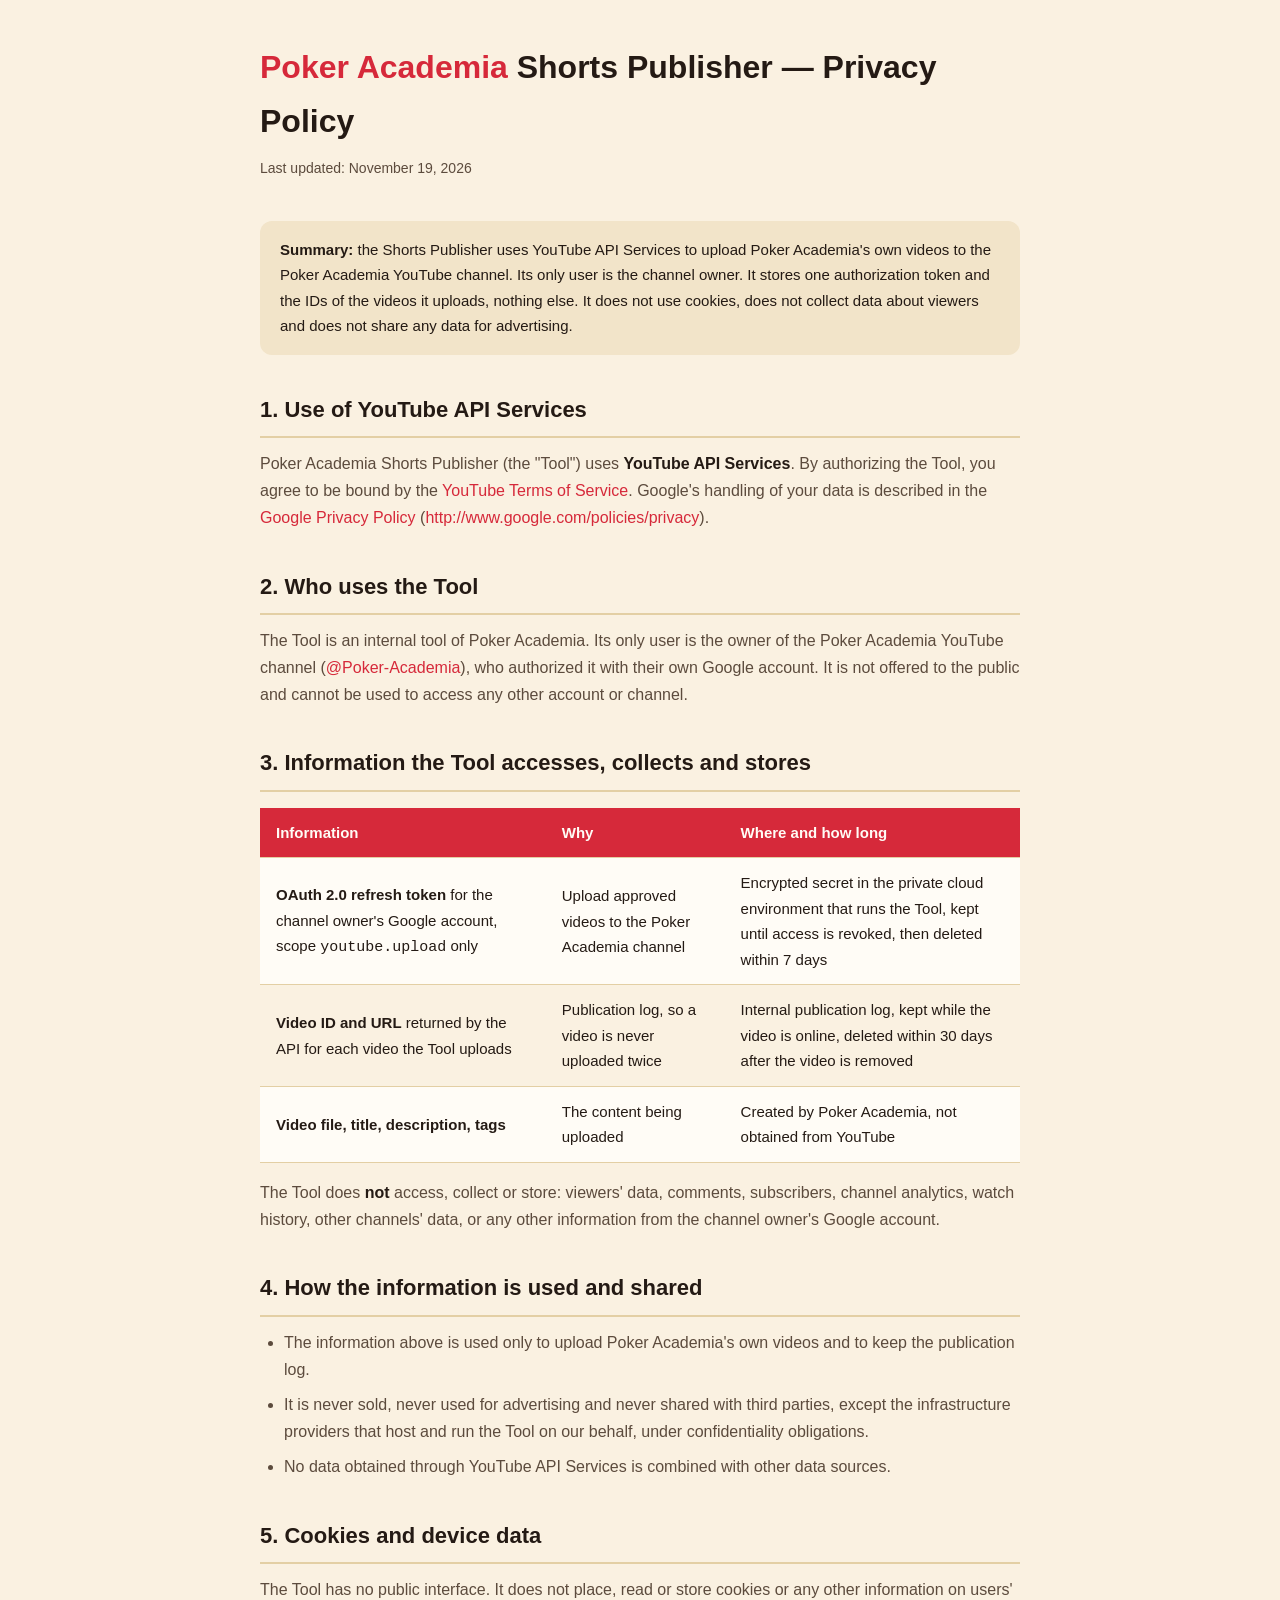
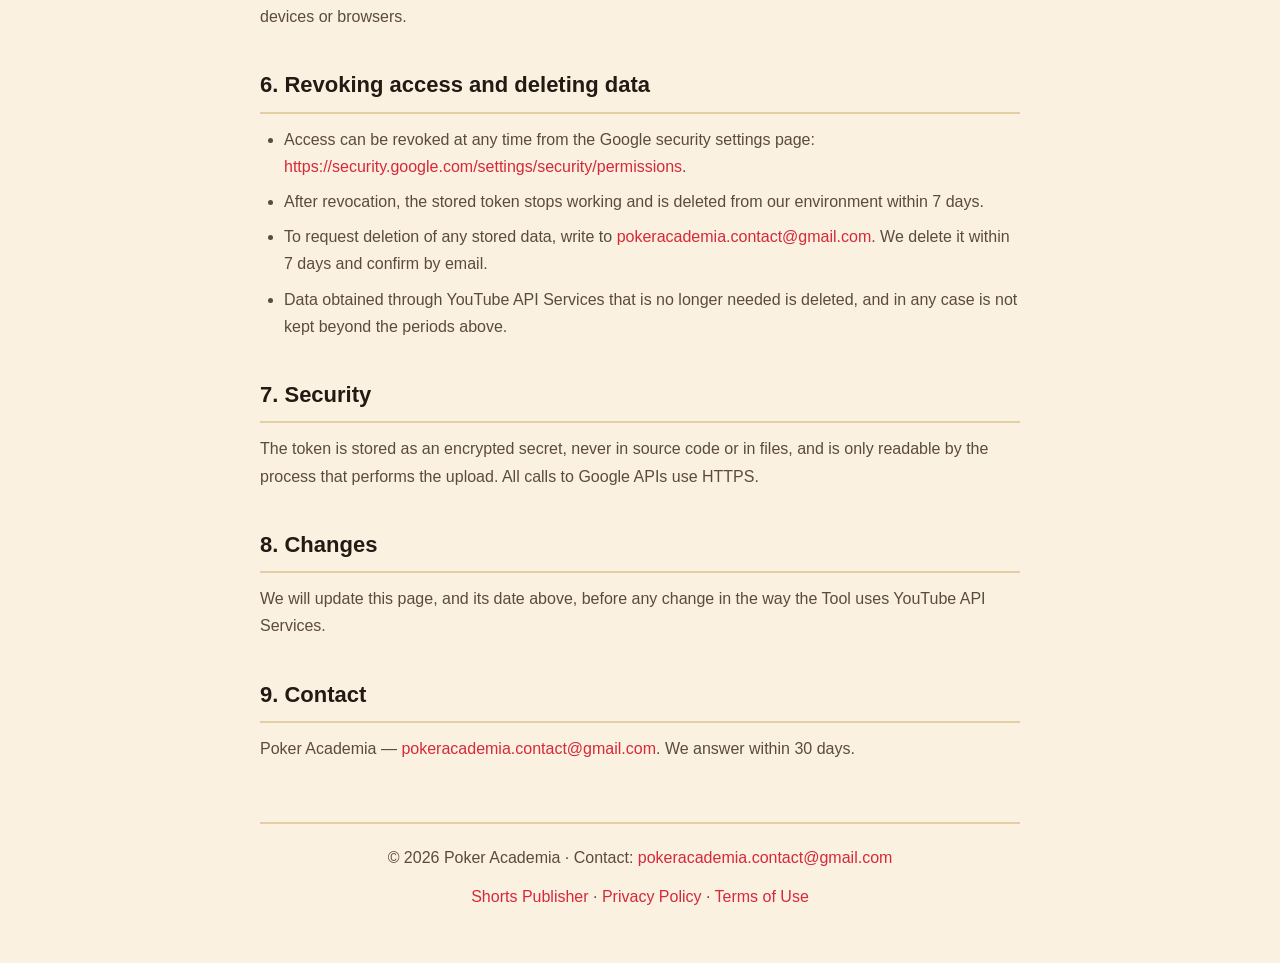
<file: PokerAcademia/youtube-publisher-privacy.html>
<!DOCTYPE html>
<html lang="en">
<head>
  <meta charset="UTF-8">
  <meta name="viewport" content="width=device-width, initial-scale=1.0">
  <title>Poker Academia Shorts Publisher — Privacy Policy</title>
  <style>
    * { margin: 0; padding: 0; box-sizing: border-box; }
    body {
      font-family: -apple-system, 'SF Pro Text', 'Helvetica Neue', Arial, sans-serif;
      line-height: 1.7;
      color: #241A14;
      background: #FAF1E1;
      padding: 40px 20px;
      max-width: 800px;
      margin: 0 auto;
    }
    h1 {
      font-size: 32px;
      font-weight: 800;
      color: #241A14;
      margin-bottom: 8px;
    }
    .app-name { color: #D6293A; }
    .last-updated {
      font-size: 14px;
      color: #5C4B3D;
      margin-bottom: 40px;
    }
    h2 {
      font-size: 22px;
      font-weight: 700;
      color: #241A14;
      margin-top: 36px;
      margin-bottom: 12px;
      padding-bottom: 8px;
      border-bottom: 2px solid #E3CFA4;
    }
    h3 {
      font-size: 18px;
      font-weight: 600;
      color: #241A14;
      margin-top: 24px;
      margin-bottom: 8px;
    }
    p, li {
      font-size: 16px;
      margin-bottom: 12px;
      color: #5C4B3D;
    }
    ul, ol {
      padding-left: 24px;
      margin-bottom: 16px;
    }
    li { margin-bottom: 8px; }
    a { color: #D6293A; text-decoration: none; }
    a:hover { text-decoration: underline; }
    strong { color: #241A14; }
    .highlight {
      background: #F2E4C9;
      padding: 16px 20px;
      border-radius: 12px;
      margin: 20px 0;
      font-size: 15px;
    }
    table {
      width: 100%;
      border-collapse: collapse;
      margin: 16px 0;
      font-size: 15px;
    }
    th, td {
      text-align: left;
      padding: 12px 16px;
      border-bottom: 1px solid #E3CFA4;
    }
    th {
      background: #D6293A;
      color: #FFFCF6;
      font-weight: 600;
    }
    tr:nth-child(even) { background: #FFFCF6; }
    tr:nth-child(odd) { background: #FAF1E1; }
    .footer {
      margin-top: 60px;
      padding-top: 20px;
      border-top: 2px solid #E3CFA4;
      font-size: 14px;
      color: #5C4B3D;
      text-align: center;
    }
  </style>
</head>
<body>
  <h1><span class="app-name">Poker Academia</span> Shorts Publisher — Privacy Policy</h1>
  <p class="last-updated">Last updated: November 19, 2026</p>
  <div class="highlight">
    <strong>Summary:</strong> the Shorts Publisher uses YouTube API Services to upload Poker Academia's own videos to the Poker Academia YouTube channel. Its only user is the channel owner. It stores one authorization token and the IDs of the videos it uploads, nothing else. It does not use cookies, does not collect data about viewers and does not share any data for advertising.
  </div>

  <h2>1. Use of YouTube API Services</h2>
  <p>Poker Academia Shorts Publisher (the "Tool") uses <strong>YouTube API Services</strong>. By authorizing the Tool, you agree to be bound by the <a href="https://www.youtube.com/t/terms">YouTube Terms of Service</a>. Google's handling of your data is described in the <a href="https://policies.google.com/privacy">Google Privacy Policy</a> (<a href="http://www.google.com/policies/privacy">http://www.google.com/policies/privacy</a>).</p>

  <h2>2. Who uses the Tool</h2>
  <p>The Tool is an internal tool of Poker Academia. Its only user is the owner of the Poker Academia YouTube channel (<a href="https://www.youtube.com/@Poker-Academia">@Poker-Academia</a>), who authorized it with their own Google account. It is not offered to the public and cannot be used to access any other account or channel.</p>

  <h2>3. Information the Tool accesses, collects and stores</h2>
  <table>
    <tr><th>Information</th><th>Why</th><th>Where and how long</th></tr>
    <tr><td><strong>OAuth 2.0 refresh token</strong> for the channel owner's Google account, scope <code>youtube.upload</code> only</td><td>Upload approved videos to the Poker Academia channel</td><td>Encrypted secret in the private cloud environment that runs the Tool, kept until access is revoked, then deleted within 7 days</td></tr>
    <tr><td><strong>Video ID and URL</strong> returned by the API for each video the Tool uploads</td><td>Publication log, so a video is never uploaded twice</td><td>Internal publication log, kept while the video is online, deleted within 30 days after the video is removed</td></tr>
    <tr><td><strong>Video file, title, description, tags</strong></td><td>The content being uploaded</td><td>Created by Poker Academia, not obtained from YouTube</td></tr>
  </table>
  <p>The Tool does <strong>not</strong> access, collect or store: viewers' data, comments, subscribers, channel analytics, watch history, other channels' data, or any other information from the channel owner's Google account.</p>

  <h2>4. How the information is used and shared</h2>
  <ul>
    <li>The information above is used only to upload Poker Academia's own videos and to keep the publication log.</li>
    <li>It is never sold, never used for advertising and never shared with third parties, except the infrastructure providers that host and run the Tool on our behalf, under confidentiality obligations.</li>
    <li>No data obtained through YouTube API Services is combined with other data sources.</li>
  </ul>

  <h2>5. Cookies and device data</h2>
  <p>The Tool has no public interface. It does not place, read or store cookies or any other information on users' devices or browsers.</p>

  <h2>6. Revoking access and deleting data</h2>
  <ul>
    <li>Access can be revoked at any time from the Google security settings page: <a href="https://security.google.com/settings/security/permissions">https://security.google.com/settings/security/permissions</a>.</li>
    <li>After revocation, the stored token stops working and is deleted from our environment within 7 days.</li>
    <li>To request deletion of any stored data, write to <a href="mailto:pokeracademia.contact@gmail.com">pokeracademia.contact@gmail.com</a>. We delete it within 7 days and confirm by email.</li>
    <li>Data obtained through YouTube API Services that is no longer needed is deleted, and in any case is not kept beyond the periods above.</li>
  </ul>

  <h2>7. Security</h2>
  <p>The token is stored as an encrypted secret, never in source code or in files, and is only readable by the process that performs the upload. All calls to Google APIs use HTTPS.</p>

  <h2>8. Changes</h2>
  <p>We will update this page, and its date above, before any change in the way the Tool uses YouTube API Services.</p>

  <h2>9. Contact</h2>
  <p>Poker Academia — <a href="mailto:pokeracademia.contact@gmail.com">pokeracademia.contact@gmail.com</a>. We answer within 30 days.</p>

  <div class="footer">
    <p>© 2026 Poker Academia · Contact: <a href="mailto:pokeracademia.contact@gmail.com">pokeracademia.contact@gmail.com</a></p>
    <p><a href="./youtube-publisher.html">Shorts Publisher</a> · <a href="./youtube-publisher-privacy.html">Privacy Policy</a> · <a href="./youtube-publisher-terms.html">Terms of Use</a></p>
  </div>
</body>
</html>
</file>
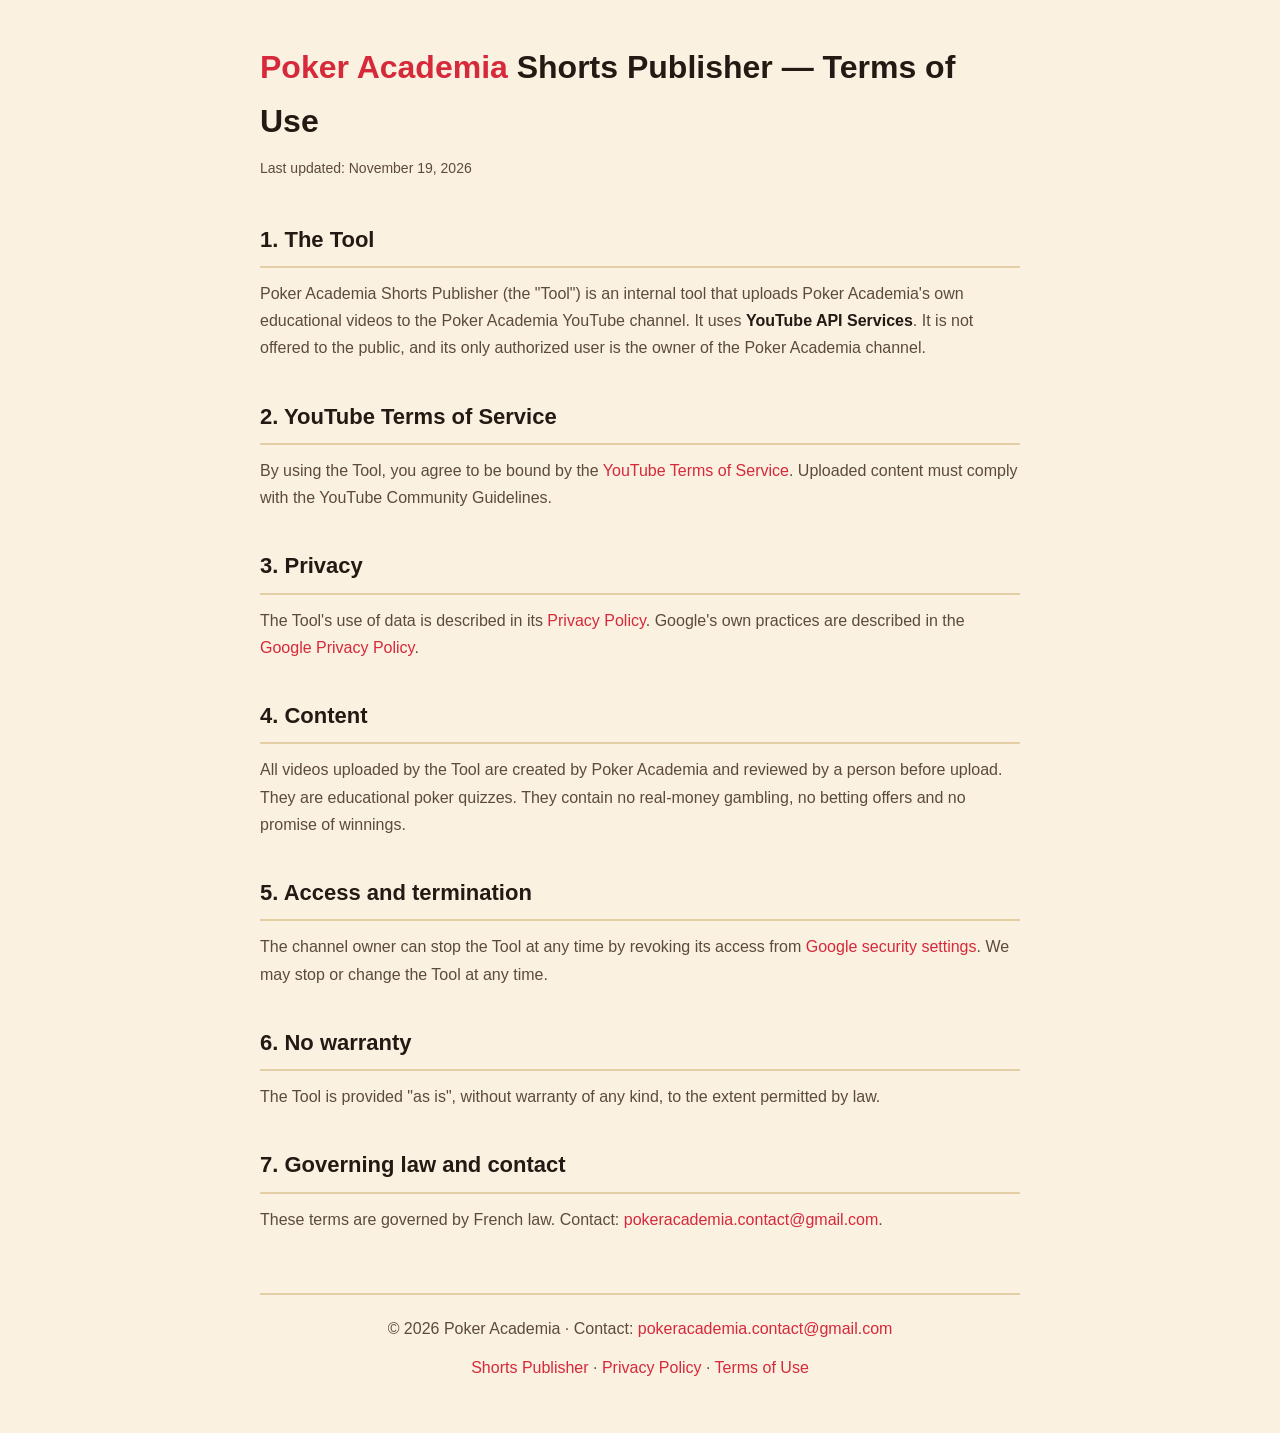
<file: PokerAcademia/youtube-publisher-terms.html>
<!DOCTYPE html>
<html lang="en">
<head>
  <meta charset="UTF-8">
  <meta name="viewport" content="width=device-width, initial-scale=1.0">
  <title>Poker Academia Shorts Publisher — Terms of Use</title>
  <style>
    * { margin: 0; padding: 0; box-sizing: border-box; }
    body {
      font-family: -apple-system, 'SF Pro Text', 'Helvetica Neue', Arial, sans-serif;
      line-height: 1.7;
      color: #241A14;
      background: #FAF1E1;
      padding: 40px 20px;
      max-width: 800px;
      margin: 0 auto;
    }
    h1 {
      font-size: 32px;
      font-weight: 800;
      color: #241A14;
      margin-bottom: 8px;
    }
    .app-name { color: #D6293A; }
    .last-updated {
      font-size: 14px;
      color: #5C4B3D;
      margin-bottom: 40px;
    }
    h2 {
      font-size: 22px;
      font-weight: 700;
      color: #241A14;
      margin-top: 36px;
      margin-bottom: 12px;
      padding-bottom: 8px;
      border-bottom: 2px solid #E3CFA4;
    }
    h3 {
      font-size: 18px;
      font-weight: 600;
      color: #241A14;
      margin-top: 24px;
      margin-bottom: 8px;
    }
    p, li {
      font-size: 16px;
      margin-bottom: 12px;
      color: #5C4B3D;
    }
    ul, ol {
      padding-left: 24px;
      margin-bottom: 16px;
    }
    li { margin-bottom: 8px; }
    a { color: #D6293A; text-decoration: none; }
    a:hover { text-decoration: underline; }
    strong { color: #241A14; }
    .highlight {
      background: #F2E4C9;
      padding: 16px 20px;
      border-radius: 12px;
      margin: 20px 0;
      font-size: 15px;
    }
    table {
      width: 100%;
      border-collapse: collapse;
      margin: 16px 0;
      font-size: 15px;
    }
    th, td {
      text-align: left;
      padding: 12px 16px;
      border-bottom: 1px solid #E3CFA4;
    }
    th {
      background: #D6293A;
      color: #FFFCF6;
      font-weight: 600;
    }
    tr:nth-child(even) { background: #FFFCF6; }
    tr:nth-child(odd) { background: #FAF1E1; }
    .footer {
      margin-top: 60px;
      padding-top: 20px;
      border-top: 2px solid #E3CFA4;
      font-size: 14px;
      color: #5C4B3D;
      text-align: center;
    }
  </style>
</head>
<body>
  <h1><span class="app-name">Poker Academia</span> Shorts Publisher — Terms of Use</h1>
  <p class="last-updated">Last updated: November 19, 2026</p>

  <h2>1. The Tool</h2>
  <p>Poker Academia Shorts Publisher (the "Tool") is an internal tool that uploads Poker Academia's own educational videos to the Poker Academia YouTube channel. It uses <strong>YouTube API Services</strong>. It is not offered to the public, and its only authorized user is the owner of the Poker Academia channel.</p>

  <h2>2. YouTube Terms of Service</h2>
  <p>By using the Tool, you agree to be bound by the <a href="https://www.youtube.com/t/terms">YouTube Terms of Service</a>. Uploaded content must comply with the YouTube Community Guidelines.</p>

  <h2>3. Privacy</h2>
  <p>The Tool's use of data is described in its <a href="./youtube-publisher-privacy.html">Privacy Policy</a>. Google's own practices are described in the <a href="https://policies.google.com/privacy">Google Privacy Policy</a>.</p>

  <h2>4. Content</h2>
  <p>All videos uploaded by the Tool are created by Poker Academia and reviewed by a person before upload. They are educational poker quizzes. They contain no real-money gambling, no betting offers and no promise of winnings.</p>

  <h2>5. Access and termination</h2>
  <p>The channel owner can stop the Tool at any time by revoking its access from <a href="https://security.google.com/settings/security/permissions">Google security settings</a>. We may stop or change the Tool at any time.</p>

  <h2>6. No warranty</h2>
  <p>The Tool is provided "as is", without warranty of any kind, to the extent permitted by law.</p>

  <h2>7. Governing law and contact</h2>
  <p>These terms are governed by French law. Contact: <a href="mailto:pokeracademia.contact@gmail.com">pokeracademia.contact@gmail.com</a>.</p>

  <div class="footer">
    <p>© 2026 Poker Academia · Contact: <a href="mailto:pokeracademia.contact@gmail.com">pokeracademia.contact@gmail.com</a></p>
    <p><a href="./youtube-publisher.html">Shorts Publisher</a> · <a href="./youtube-publisher-privacy.html">Privacy Policy</a> · <a href="./youtube-publisher-terms.html">Terms of Use</a></p>
  </div>
</body>
</html>
</file>
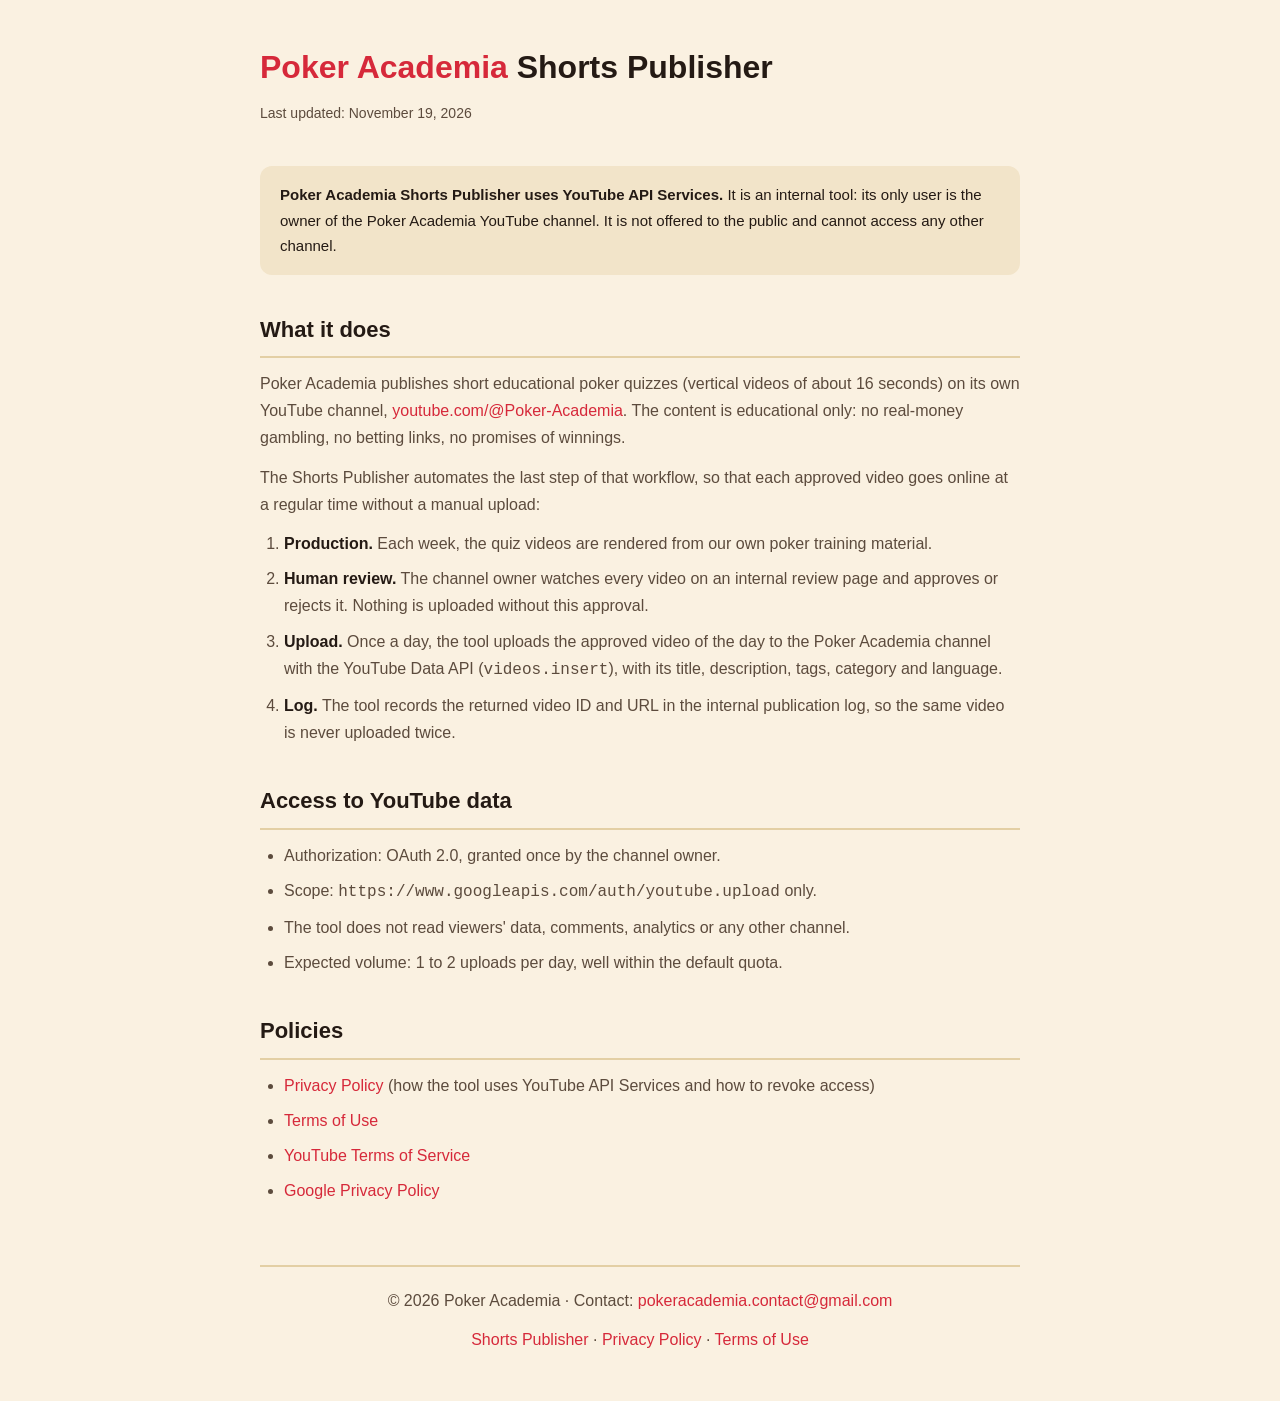
<file: PokerAcademia/youtube-publisher.html>
<!DOCTYPE html>
<html lang="en">
<head>
  <meta charset="UTF-8">
  <meta name="viewport" content="width=device-width, initial-scale=1.0">
  <title>Poker Academia Shorts Publisher</title>
  <style>
    * { margin: 0; padding: 0; box-sizing: border-box; }
    body {
      font-family: -apple-system, 'SF Pro Text', 'Helvetica Neue', Arial, sans-serif;
      line-height: 1.7;
      color: #241A14;
      background: #FAF1E1;
      padding: 40px 20px;
      max-width: 800px;
      margin: 0 auto;
    }
    h1 {
      font-size: 32px;
      font-weight: 800;
      color: #241A14;
      margin-bottom: 8px;
    }
    .app-name { color: #D6293A; }
    .last-updated {
      font-size: 14px;
      color: #5C4B3D;
      margin-bottom: 40px;
    }
    h2 {
      font-size: 22px;
      font-weight: 700;
      color: #241A14;
      margin-top: 36px;
      margin-bottom: 12px;
      padding-bottom: 8px;
      border-bottom: 2px solid #E3CFA4;
    }
    h3 {
      font-size: 18px;
      font-weight: 600;
      color: #241A14;
      margin-top: 24px;
      margin-bottom: 8px;
    }
    p, li {
      font-size: 16px;
      margin-bottom: 12px;
      color: #5C4B3D;
    }
    ul, ol {
      padding-left: 24px;
      margin-bottom: 16px;
    }
    li { margin-bottom: 8px; }
    a { color: #D6293A; text-decoration: none; }
    a:hover { text-decoration: underline; }
    strong { color: #241A14; }
    .highlight {
      background: #F2E4C9;
      padding: 16px 20px;
      border-radius: 12px;
      margin: 20px 0;
      font-size: 15px;
    }
    table {
      width: 100%;
      border-collapse: collapse;
      margin: 16px 0;
      font-size: 15px;
    }
    th, td {
      text-align: left;
      padding: 12px 16px;
      border-bottom: 1px solid #E3CFA4;
    }
    th {
      background: #D6293A;
      color: #FFFCF6;
      font-weight: 600;
    }
    tr:nth-child(even) { background: #FFFCF6; }
    tr:nth-child(odd) { background: #FAF1E1; }
    .footer {
      margin-top: 60px;
      padding-top: 20px;
      border-top: 2px solid #E3CFA4;
      font-size: 14px;
      color: #5C4B3D;
      text-align: center;
    }
  </style>
</head>
<body>
  <h1><span class="app-name">Poker Academia</span> Shorts Publisher</h1>
  <p class="last-updated">Last updated: November 19, 2026</p>
  <div class="highlight">
    <strong>Poker Academia Shorts Publisher uses YouTube API Services.</strong> It is an internal tool: its only user is the owner of the Poker Academia YouTube channel. It is not offered to the public and cannot access any other channel.
  </div>

  <h2>What it does</h2>
  <p>Poker Academia publishes short educational poker quizzes (vertical videos of about 16 seconds) on its own YouTube channel, <a href="https://www.youtube.com/@Poker-Academia">youtube.com/@Poker-Academia</a>. The content is educational only: no real-money gambling, no betting links, no promises of winnings.</p>
  <p>The Shorts Publisher automates the last step of that workflow, so that each approved video goes online at a regular time without a manual upload:</p>
  <ol>
    <li><strong>Production.</strong> Each week, the quiz videos are rendered from our own poker training material.</li>
    <li><strong>Human review.</strong> The channel owner watches every video on an internal review page and approves or rejects it. Nothing is uploaded without this approval.</li>
    <li><strong>Upload.</strong> Once a day, the tool uploads the approved video of the day to the Poker Academia channel with the YouTube Data API (<code>videos.insert</code>), with its title, description, tags, category and language.</li>
    <li><strong>Log.</strong> The tool records the returned video ID and URL in the internal publication log, so the same video is never uploaded twice.</li>
  </ol>

  <h2>Access to YouTube data</h2>
  <ul>
    <li>Authorization: OAuth 2.0, granted once by the channel owner.</li>
    <li>Scope: <code>https://www.googleapis.com/auth/youtube.upload</code> only.</li>
    <li>The tool does not read viewers' data, comments, analytics or any other channel.</li>
    <li>Expected volume: 1 to 2 uploads per day, well within the default quota.</li>
  </ul>

  <h2>Policies</h2>
  <ul>
    <li><a href="./youtube-publisher-privacy.html">Privacy Policy</a> (how the tool uses YouTube API Services and how to revoke access)</li>
    <li><a href="./youtube-publisher-terms.html">Terms of Use</a></li>
    <li><a href="https://www.youtube.com/t/terms">YouTube Terms of Service</a></li>
    <li><a href="https://policies.google.com/privacy">Google Privacy Policy</a></li>
  </ul>

  <div class="footer">
    <p>© 2026 Poker Academia · Contact: <a href="mailto:pokeracademia.contact@gmail.com">pokeracademia.contact@gmail.com</a></p>
    <p><a href="./youtube-publisher.html">Shorts Publisher</a> · <a href="./youtube-publisher-privacy.html">Privacy Policy</a> · <a href="./youtube-publisher-terms.html">Terms of Use</a></p>
  </div>
</body>
</html>
</file>
<file: PokerAcademia/assets/style.css>
/* PokerAcademia — site vitrine (index.html, support.html)
   Palette papier/encre reprise des pages légales existantes. */

* { margin: 0; padding: 0; box-sizing: border-box; }

:root {
  --cream: #FAF1E1;
  --paper: #F2E4C9;
  --paper-line: #E3CFA4;
  --ink: #241A14;
  --ink-soft: #5C4B3D;
  --red: #D6293A;
  --red-dark: #9E1B29;
  --gold: #F2A63B;
  --gold-tint: #FBE6C4;
  --felt: #4E7A52;
  --felt-tint: #DCE9DA;
  --white: #FFFCF6;
}

html { -webkit-text-size-adjust: 100%; }

body {
  font-family: 'Inter', -apple-system, 'SF Pro Text', 'Helvetica Neue', Arial, sans-serif;
  line-height: 1.7;
  color: var(--ink-soft);
  background: var(--cream);
}

.wrap {
  max-width: 800px;
  margin: 0 auto;
  padding: 40px 20px;
}

a { color: var(--red); text-decoration: none; }
a:hover { text-decoration: underline; }
strong { color: var(--ink); }

h1, h2, h3 {
  font-family: 'Baloo 2', -apple-system, 'SF Pro Text', 'Helvetica Neue', Arial, sans-serif;
  color: var(--ink);
}

/* Header / nav */
.site-header {
  text-align: center;
  padding-top: 8px;
}

.wordmark {
  font-size: 22px;
  font-weight: 800;
  letter-spacing: 0.2px;
}
.wordmark .accent { color: var(--red); }

/* Hero */
.hero {
  text-align: center;
  padding: 24px 0 8px;
}

.hero-mascot {
  width: 120px;
  height: 120px;
  margin: 0 auto 16px;
  display: block;
}

.hero h1 {
  font-size: 36px;
  font-weight: 800;
  margin-bottom: 12px;
}
.hero h1 .accent { color: var(--red); }

.tagline {
  font-size: 18px;
  color: var(--ink-soft);
  max-width: 520px;
  margin: 0 auto 16px;
}

.badge-soon {
  display: inline-block;
  background: var(--ink);
  color: var(--white);
  font-family: 'Space Mono', 'SF Mono', Menlo, monospace;
  font-size: 13px;
  letter-spacing: 0.3px;
  padding: 8px 16px;
  border-radius: 999px;
}

/* Section titles */
.section-title {
  font-size: 22px;
  font-weight: 700;
  margin-top: 48px;
  margin-bottom: 16px;
  padding-bottom: 8px;
  border-bottom: 2px solid var(--paper-line);
}

/* Feature grid */
.features {
  display: grid;
  grid-template-columns: repeat(2, 1fr);
  gap: 14px;
}
@media (max-width: 520px) {
  .features { grid-template-columns: 1fr; }
}

.feature-card {
  background: var(--white);
  border: 2px solid var(--ink);
  border-radius: 18px;
  padding: 16px 18px;
  box-shadow: 0 4px 0 var(--ink);
}
.feature-card h3 {
  font-size: 16px;
  margin-bottom: 4px;
}
.feature-card p {
  font-size: 14px;
  margin: 0;
}

/* Gratuit / Premium */
.plans {
  display: grid;
  grid-template-columns: repeat(2, 1fr);
  gap: 14px;
}
@media (max-width: 520px) {
  .plans { grid-template-columns: 1fr; }
}

.plan-card {
  border-radius: 18px;
  padding: 18px 20px;
  border: 2px solid var(--ink);
}
.plan-card.free {
  background: var(--felt-tint);
}
.plan-card.premium {
  background: var(--gold-tint);
}
.plan-card h3 {
  font-size: 16px;
  margin-bottom: 10px;
}
.plan-card ul {
  padding-left: 20px;
  margin: 0;
}
.plan-card li {
  font-size: 14px;
  margin-bottom: 6px;
}

/* Highlight / warning blocks (cohérent avec les pages légales) */
.highlight {
  background: var(--paper);
  padding: 16px 20px;
  border-radius: 12px;
  margin: 24px 0;
  font-size: 15px;
}
.warning {
  background: var(--gold-tint);
  border-left: 4px solid var(--red);
  padding: 16px 20px;
  border-radius: 0 12px 12px 0;
  margin: 24px 0;
  font-size: 15px;
}

/* FAQ */
.faq-item {
  margin-bottom: 20px;
}
.faq-item h3 {
  font-size: 17px;
  margin-bottom: 6px;
}
.faq-item p {
  font-size: 15px;
  margin: 0;
}

/* Contact block */
.contact-card {
  background: var(--white);
  border: 2px solid var(--ink);
  border-radius: 18px;
  padding: 20px 22px;
  box-shadow: 0 4px 0 var(--ink);
  margin-bottom: 8px;
}
.contact-card p { margin-bottom: 8px; }
.contact-card p:last-child { margin-bottom: 0; }

p, li { font-size: 16px; margin-bottom: 12px; }

/* Footer */
.footer {
  margin-top: 60px;
  padding-top: 20px;
  border-top: 2px solid var(--paper-line);
  font-size: 14px;
  color: var(--ink-soft);
  text-align: center;
}
.footer a { margin: 0 6px; }
</file>
